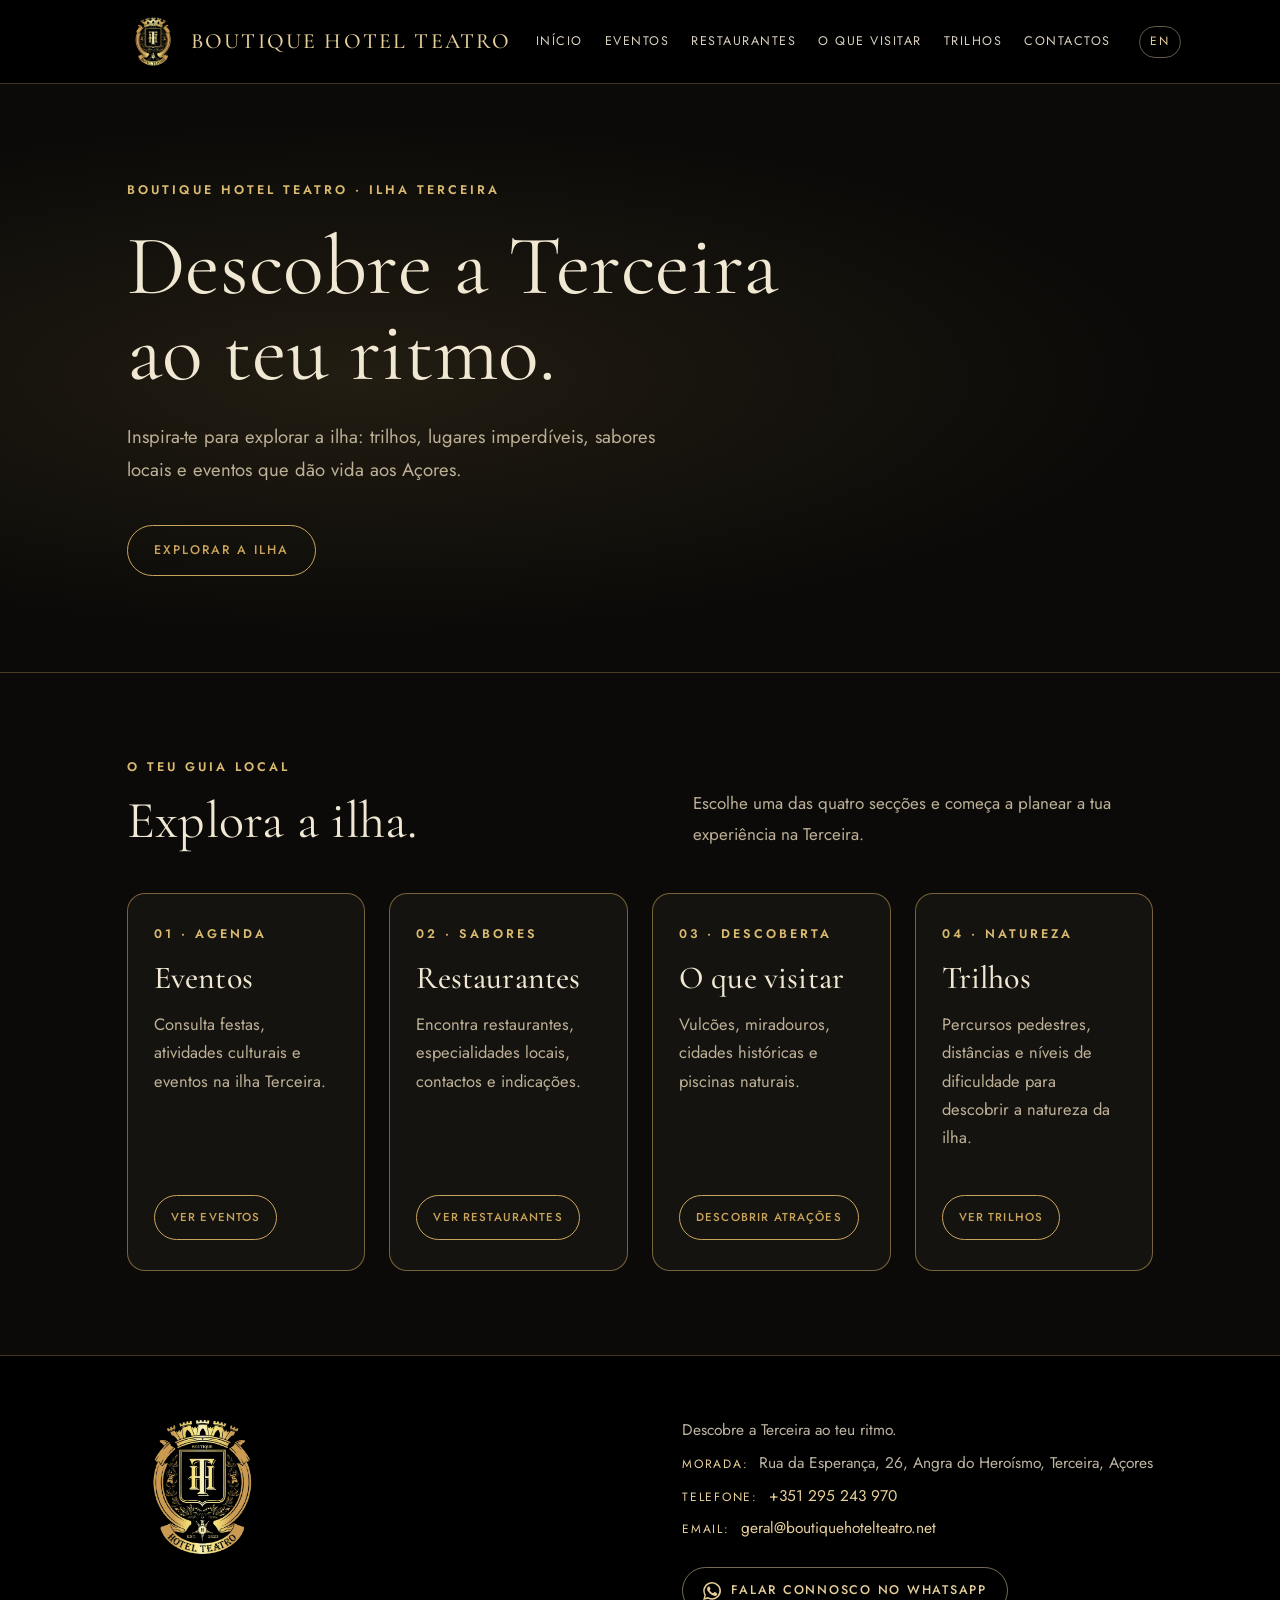
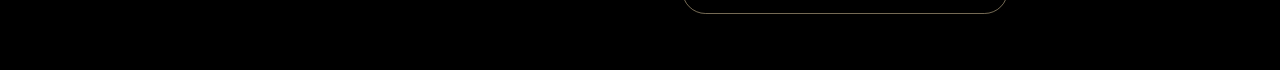
<file: index.html>
<!DOCTYPE html><html lang="pt-PT"><head><meta charset="UTF-8"><meta name="viewport" content="width=device-width, initial-scale=1"><meta name="theme-color" content="#000000"><meta name="description" content="Explore Angra do Heroísmo e a ilha Terceira com o Boutique Hotel Teatro."><meta property="og:title" content="Boutique Hotel Teatro · Explore Terceira"><meta property="og:description" content="Restaurantes, eventos, lugares para visitar e trilhos na ilha Terceira."><meta property="og:type" content="website"><meta property="og:image" content="images/logo.png"><title>Boutique Hotel Teatro · Explore Terceira</title><link rel="stylesheet" href="styles.css"></head><body class="home">
<header><a class="brand" href="index.html" aria-label="Boutique Hotel Teatro — início"><img src="images/logo.png" alt="Boutique Hotel Teatro"><span class="brand-name">Boutique Hotel Teatro</span></a><nav aria-label="Navegação principal"><a href="index.html">Início</a><a href="eventos.html">Eventos</a><a href="restaurantes.html">Restaurantes</a><a href="atracoes.html">O que visitar</a><a href="trilhos.html">Trilhos</a><a href="index.html#contactos">Contactos</a><a class="lang-switch" href="index-en.html" aria-label="English" lang="en">EN</a></nav></header>
<section class="hero" id="inicio"><div class="hero-inner"><span class="eyebrow">Boutique Hotel Teatro · Ilha Terceira</span><h1>Descobre a Terceira<br>ao teu ritmo.</h1><p>Inspira-te para explorar a ilha: trilhos, lugares imperdíveis, sabores locais e eventos que dão vida aos Açores.</p><a class="button" href="#explorar">EXPLORAR A ILHA</a></div></section>
<main id="explorar"><div class="intro"><div><span class="eyebrow">O teu guia local</span><h2>Explora a ilha.</h2></div><p>Escolhe uma das quatro secções e começa a planear a tua experiência na Terceira.</p></div>
<div class="grid home-links">
<article class="card"><div class="card-body"><span class="eyebrow">01 · Agenda</span><h3>Eventos</h3><p>Consulta festas, atividades culturais e eventos na ilha Terceira.</p><a class="button" href="eventos.html">VER EVENTOS</a></div></article>
<article class="card"><div class="card-body"><span class="eyebrow">02 · Sabores</span><h3>Restaurantes</h3><p>Encontra restaurantes, especialidades locais, contactos e indicações.</p><a class="button" href="restaurantes.html">VER RESTAURANTES</a></div></article>
<article class="card"><div class="card-body"><span class="eyebrow">03 · Descoberta</span><h3>O que visitar</h3><p>Vulcões, miradouros, cidades históricas e piscinas naturais.</p><a class="button" href="atracoes.html">DESCOBRIR ATRAÇÕES</a></div></article>
<article class="card"><div class="card-body"><span class="eyebrow">04 · Natureza</span><h3>Trilhos</h3><p>Percursos pedestres, distâncias e níveis de dificuldade para descobrir a natureza da ilha.</p><a class="button" href="trilhos.html">VER TRILHOS</a></div></article>
</div>
</main><footer id="contactos"><div class="footer-inner"><div class="footer-brand"><img src="images/logo.png" alt="Boutique Hotel Teatro"></div><div class="footer-details"><p>Descobre a Terceira ao teu ritmo.</p><p><span>Morada:</span> Rua da Esperança, 26, Angra do Heroísmo, Terceira, Açores</p><p><span>Telefone:</span> <a href="tel:+351295243970">+351 295 243 970</a></p><p><span>Email:</span> <a href="mailto:geral@boutiquehotelteatro.net">geral@boutiquehotelteatro.net</a></p><a class="whatsapp-button" href="https://wa.me/351926621513" target="_blank" rel="noopener" aria-label="Contactar o hotel por WhatsApp"><svg viewBox="0 0 24 24" aria-hidden="true"><path d="M20.5 3.5A11.8 11.8 0 0 0 12.1 0C5.6 0 .3 5.3.3 11.8c0 2.1.6 4.1 1.6 5.9L.2 24l6.5-1.7a12 12 0 0 0 5.4 1.3h.1c6.5 0 11.8-5.3 11.8-11.8 0-3.1-1.2-6.1-3.5-8.3ZM12.2 21.6a9.8 9.8 0 0 1-5-1.4l-.4-.2-3.9 1 1-3.8-.3-.4a9.7 9.7 0 1 1 8.6 4.8Zm5.4-7.3c-.3-.2-1.8-.9-2.1-1s-.5-.2-.7.2-.8 1-1 1.2-.4.2-.7.1a8 8 0 0 1-2.4-1.5 9 9 0 0 1-1.7-2.1c-.2-.3 0-.5.1-.6l.5-.6.3-.5c.1-.2 0-.4 0-.6l-1-2.3c-.2-.6-.5-.5-.7-.5h-.6c-.2 0-.6.1-.9.4s-1.2 1.2-1.2 2.8 1.2 3.2 1.4 3.4 2.4 3.7 5.9 5.1c.8.3 1.4.5 1.9.6.8.2 1.5.2 2.1.1.7-.1 1.8-.7 2.1-1.4.3-.7.3-1.3.2-1.4s-.3-.2-.6-.4Z"/></svg> Falar connosco no WhatsApp</a></div></div></footer><script src="mobile-menu.js"></script></body></html>
</file>
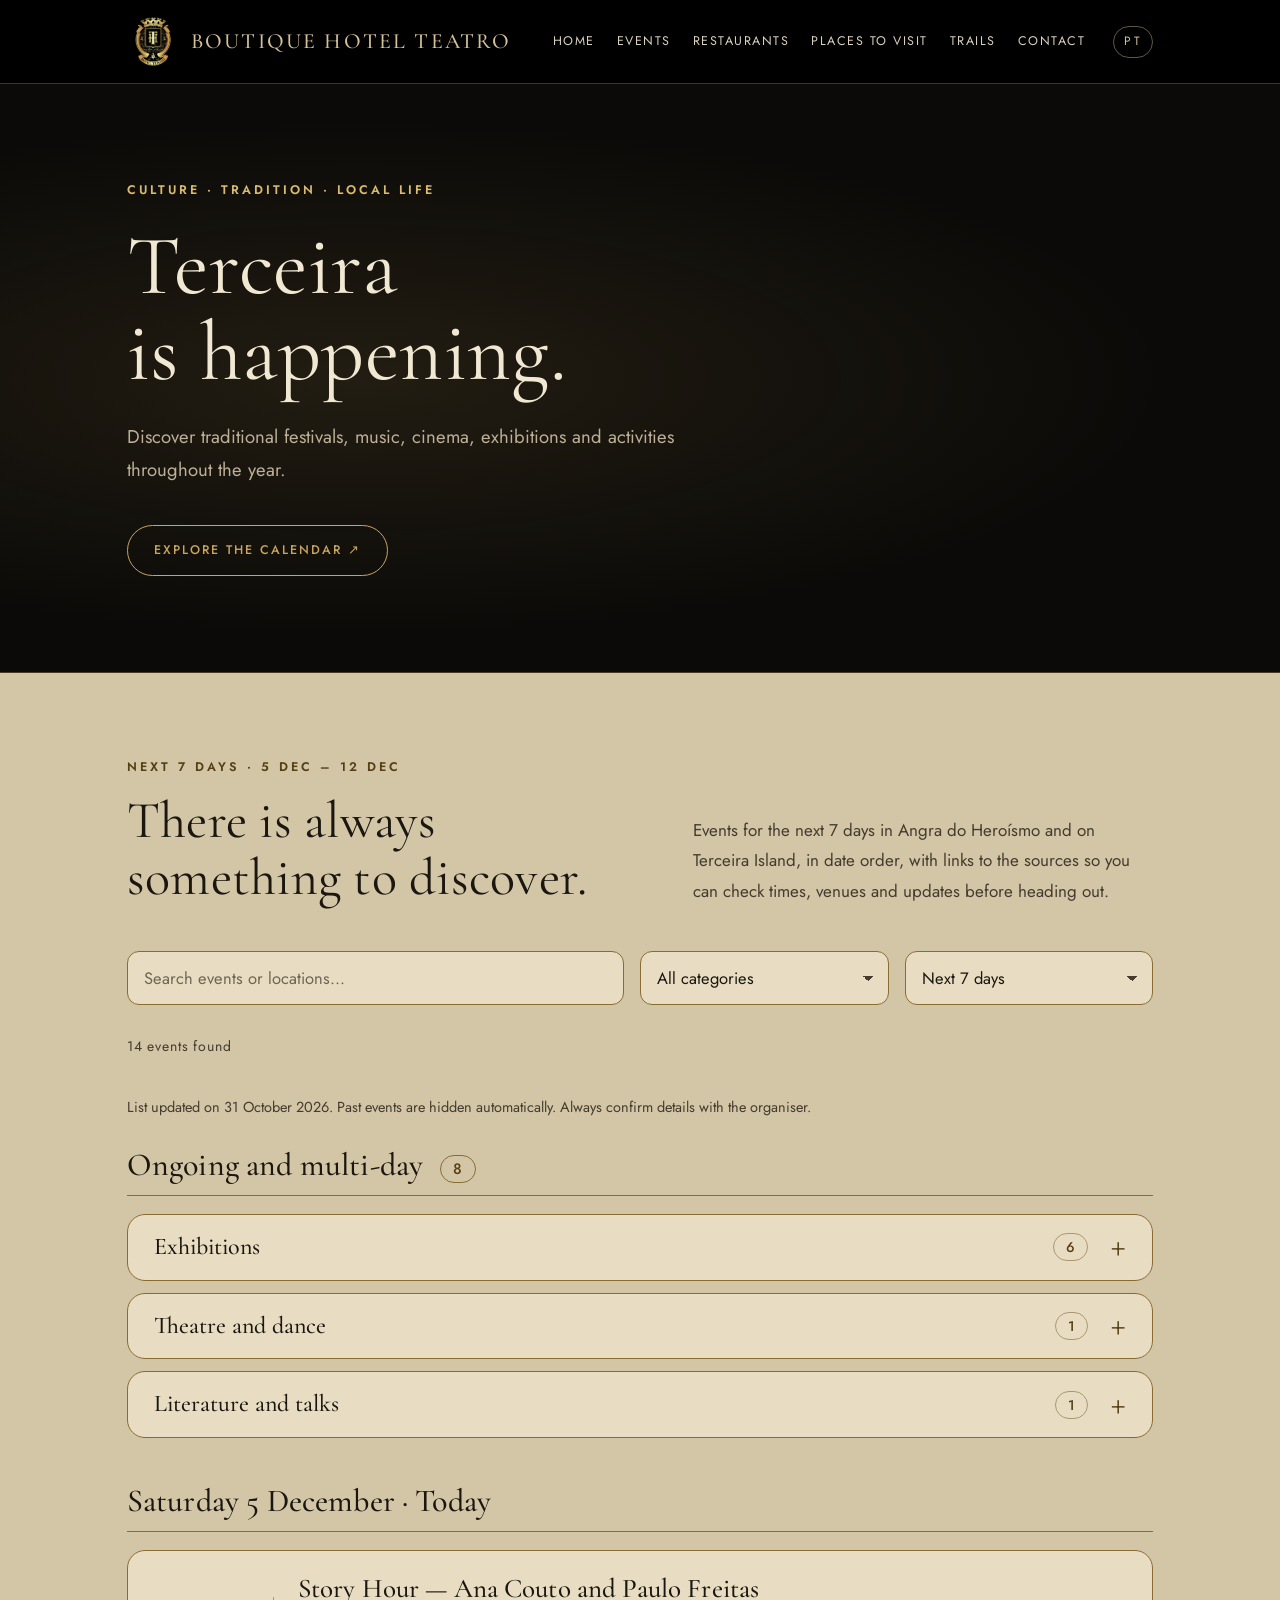
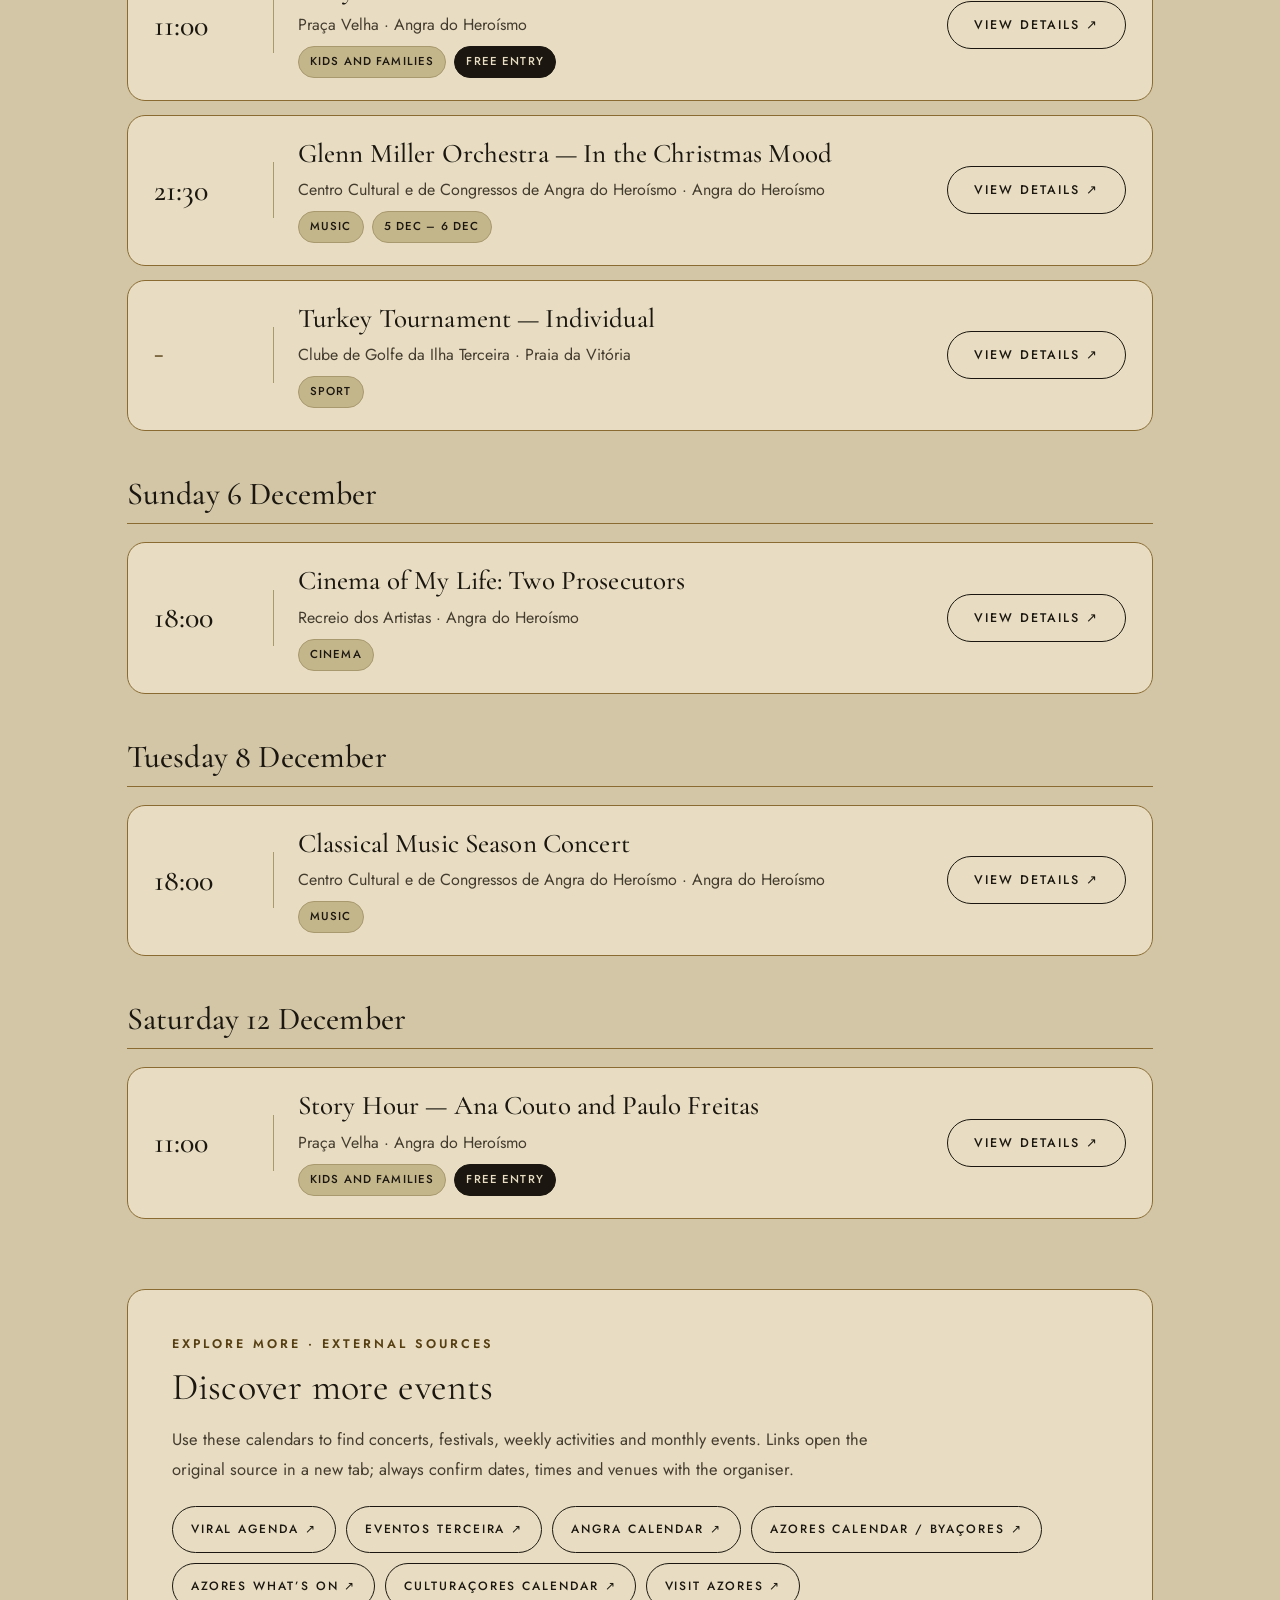
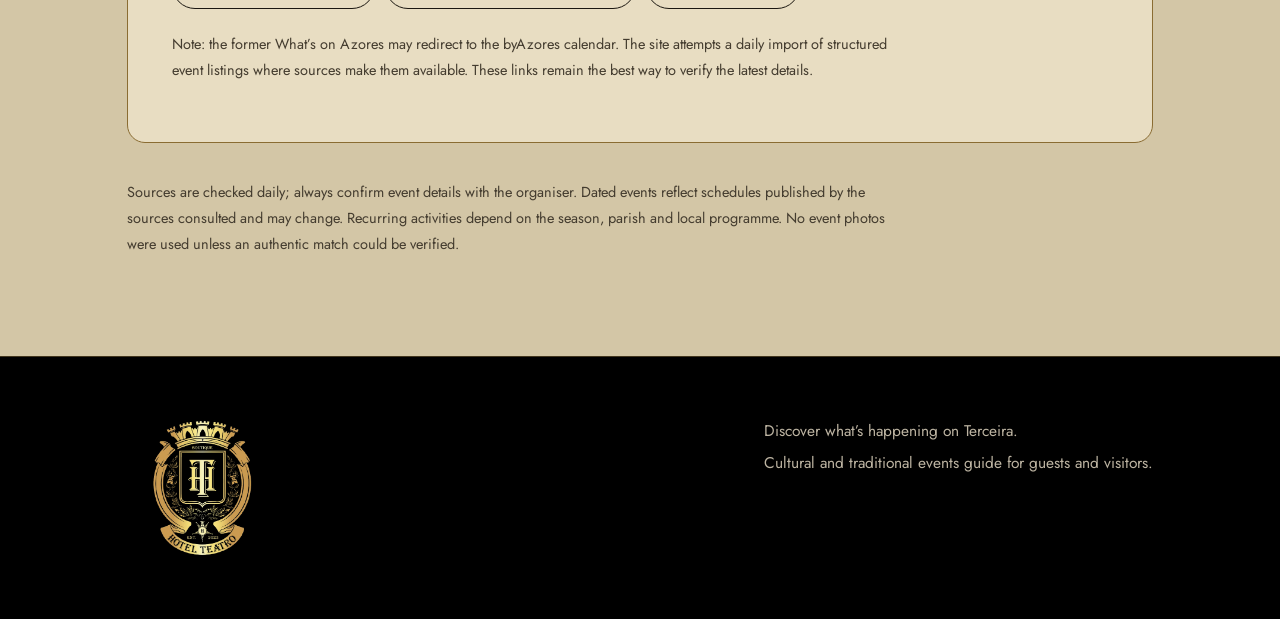
<file: eventos-en.html>
<!DOCTYPE html>
<html lang="en"><head><meta charset="UTF-8"><meta name="viewport" content="width=device-width, initial-scale=1"><meta name="theme-color" content="#1c1915"><meta name="description" content="What’s on: events, traditional festivals, music, culture and regular activities on Terceira Island."><title>Events on Terceira | Boutique Hotel Teatro</title><link rel="stylesheet" href="styles.css"></head><body>
<header><a class="brand" href="index-en.html" aria-label="Boutique Hotel Teatro — home"><img src="images/logo.png" alt="Boutique Hotel Teatro"><span class="brand-name">Boutique Hotel Teatro</span></a><nav aria-label="Main navigation"><a href="index-en.html">Home</a><a href="eventos-en.html">Events</a><a href="restaurantes-en.html">Restaurants</a><a href="atracoes-en.html">Places to visit</a><a href="trails.html">Trails</a><a href="index-en.html#contactos">Contact</a><a class="lang-switch" href="eventos.html" aria-label="Portuguese" lang="pt-PT">PT</a></nav></header>
<section class="hero event-hero" id="inicio"><div class="hero-inner"><span class="eyebrow">Culture · Tradition · Local life</span><h1>Terceira<br>is happening.</h1><p>Discover traditional festivals, music, cinema, exhibitions and activities throughout the year.</p><a class="button" href="#agenda">EXPLORE THE CALENDAR ↗</a></div></section>
<main id="agenda"><div class="intro"><div><span class="eyebrow">Island calendar</span><h2>There is always something to discover.</h2></div><p>Events for the next 7 days in Angra do Heroísmo and on Terceira Island, in date order, with links to the sources so you can check times, venues and updates before heading out.</p></div>
<div class="filters event-filters"><input id="search" type="search" placeholder="Search events or locations..." aria-label="Search events"><select id="category" aria-label="Filter by category"><option value="">All categories</option><option>Traditional festivals</option><option>Music</option><option>Cinema and culture</option><option>Markets and local life</option><option>Exhibitions</option></select><select id="period" aria-label="Filter by period"><option value="">All dates</option><option value="dated">Published date</option><option value="recurring">Recurring / seasonal</option></select></div>
<div class="results" id="results" aria-live="polite"></div><p class="note" id="feedStatus" aria-live="polite">Events are checked daily. The timestamp below indicates the last source check; listings may change.</p><div class="event-list" id="eventGrid"></div><p class="empty" id="empty" hidden>No events match these criteria.</p>
<div class="event-source-panel"><span class="eyebrow">Explore more · external sources</span><h2>Discover more events</h2><p>Use these calendars to find concerts, festivals, weekly activities and monthly events. Links open the original source in a new tab; always confirm dates, times and venues with the organiser.</p><div class="source-links"><a class="button" href="https://www.viralagenda.com/pt/acores/angra-do-heroismo" target="_blank" rel="noopener">VIRAL AGENDA ↗</a><a class="button" href="https://eventosterceira.pt/pt/" target="_blank" rel="noopener">EVENTOS TERCEIRA ↗</a><a class="button" href="https://angradoheroismo.pt/eventos/" target="_blank" rel="noopener">ANGRA CALENDAR ↗</a><a class="button" href="https://byacores.com/terceira/" target="_blank" rel="noopener">AZORES CALENDAR / BYAÇORES ↗</a><a class="button" href="https://whatson.azores.gov.pt/agenda/" target="_blank" rel="noopener">AZORES WHAT’S ON ↗</a><a class="button" href="https://culturacores.azores.gov.pt/agenda/" target="_blank" rel="noopener">CULTURAÇORES CALENDAR ↗</a><a class="button" href="https://turismo.azores.gov.pt/terceira/" target="_blank" rel="noopener">VISIT AZORES ↗</a></div><p class="source-note">Note: the former What’s on Azores may redirect to the byAzores calendar. The site attempts a daily import of structured event listings where sources make them available. These links remain the best way to verify the latest details.</p></div>
<p class="note">Sources are checked daily; always confirm event details with the organiser. Dated events reflect schedules published by the sources consulted and may change. Recurring activities depend on the season, parish and local programme. No event photos were used unless an authentic match could be verified.</p></main>
<footer id="contactos"><div class="footer-inner"><img src="images/logo.png" alt="Boutique Hotel Teatro"><div><p>Discover what’s happening on Terceira.</p><p>Cultural and traditional events guide for guests and visitors.</p></div></div></footer>
<div class="restaurant-modal" id="eventModal" role="dialog" aria-modal="true" aria-labelledby="modalTitle"><div class="modal-panel"><button class="modal-close" id="closeModal" aria-label="Close dialog">×</button><div class="modal-content"><span class="eyebrow" id="modalEyebrow">Event · Terceira</span><h2 id="modalTitle"></h2><p id="modalDescription"></p><div class="modal-meta" id="modalMeta"></div><div class="restaurant-actions"><a class="button" id="modalSource" href="#" target="_blank" rel="noopener">VIEW SOURCE ↗</a><a class="button" id="modalMap" href="#" target="_blank" rel="noopener">VIEW LOCATION ↗</a></div></div></div></div>
<script src="events-data.js"></script><script>
(function(){
const LANG=document.documentElement.lang==='en'?'en':'pt';
const LOC=LANG==='en'?'en-GB':'pt-PT';
const T=LANG==='en'?{
  allCat:'All categories',allDates:'Next 7 days',today:'Today',week:'Next 7 days',month:'Next 30 days',free:'Free entry',
  ongoing:'Ongoing',multi:'Ongoing and multi-day',until:'Until',freeTag:'Free entry',allDay:'All day',found:n=>n+(n===1?' event found':' events found'),
  date:'Date / period',time:'Time',venue:'Venue',area:'Location',entry:'Entry',entryFree:'Free',source:'Source',other:'Other',
  updated:'List updated on',tail:'Past events are hidden automatically. Always confirm details with the organiser.',event:'Event'
}:{
  allCat:'Todas as categorias',allDates:'Todas as datas',today:'Hoje',week:'Próximos 7 dias',month:'Próximos 30 dias',free:'Entrada livre',
  ongoing:'Em curso',until:'Até',freeTag:'Entrada livre',allDay:'Dia todo',found:n=>n+(n===1?' evento encontrado':' eventos encontrados'),
  date:'Data / período',time:'Hora',venue:'Local',area:'Localidade',entry:'Entrada',entryFree:'Livre',source:'Fonte',other:'Outros',
  updated:'Lista atualizada em',tail:'Os eventos passados são ocultados automaticamente. Confirma sempre os detalhes com a organização.',event:'Evento'
};
const $=s=>document.querySelector(s),listEl=$('#eventGrid'),modal=$('#eventModal');
const strip=v=>String(v||'').normalize('NFD').replace(/[\u0300-\u036f]/g,'').toLowerCase();
const esc=v=>String(v==null?'':v).replace(/[&<>"']/g,c=>({'&':'&amp;','<':'&lt;','>':'&gt;','"':'&quot;',"'":'&#39;'}[c]));
const cap=s=>s.charAt(0).toUpperCase()+s.slice(1);
const thisYear=new Date().getFullYear();
const dayStart=d=>{const x=new Date(d);x.setHours(0,0,0,0);return x};
const sameDay=(a,b)=>dayStart(a).getTime()===dayStart(b).getTime();
const dayKey=d=>d.getFullYear()+'-'+String(d.getMonth()+1).padStart(2,'0')+'-'+String(d.getDate()).padStart(2,'0');
const fmtLong=d=>cap(d.toLocaleDateString(LOC,{weekday:'long',day:'numeric',month:'long'}))+(d.getFullYear()!==thisYear?' '+d.getFullYear():'');
const fmtShort=d=>d.toLocaleDateString(LOC,{day:'numeric',month:'short'}).replace('.','')+(d.getFullYear()!==thisYear?' '+d.getFullYear():'');
const fmtFull=d=>d.toLocaleDateString(LOC,{day:'numeric',month:'long',year:'numeric'});

let events=[];
function fromCurated(e){
  const en=LANG==='en';
  return {id:e.id,key:e.category,cat:en?(e.categoryEn||e.category):e.category,name:en?(e.nameEn||e.name):e.name,
    desc:en?(e.descriptionEn||e.description):e.description,venue:e.venue,area:e.area,map:e.map||e.venue,free:!!e.free,
    start:new Date(e.startDate),end:new Date(e.endDate||e.startDate),
    time:e.timeText||(/T00:00:00$/.test(e.startDate)?'':String(e.startDate).slice(11,16)),source:e.source,sourceLabel:e.sourceLabel};
}
function fromFeed(e){
  // Automatic-check events are used only when they carry a real date AND time; otherwise they are ignored (no more "all-day" duplicates).
  const m=String(e.date||e.startDate||'').match(/^(\d{4}-\d{2}-\d{2})T(\d{2}):(\d{2})/);
  if(!m||(m[2]==='00'&&m[3]==='00'))return null;
  const d=m[1],hhmm=m[2]+':'+m[3];
  return {id:'f-'+e.id,key:'Outros',cat:T.other,name:e.name,desc:e.description||'',venue:e.venue||'',area:e.area||'',map:e.map||e.venue||e.name,
    free:false,start:new Date(d+'T'+hhmm+':00'),end:new Date(d+'T23:59:59'),time:hhmm,source:e.source,sourceLabel:e.sourceLabel||''};
}
const tokens=v=>new Set(strip(v).replace(/[^a-z0-9]+/g,' ').split(' ').filter(w=>w.length>2));
function similar(a,b){const A=tokens(a),B=tokens(b);if(!A.size||!B.size)return false;let n=0;for(const x of A)if(B.has(x))n++;return n/Math.min(A.size,B.size)>=0.6}
function addFeed(list){
  for(const raw of list){
    const f=fromFeed(raw);if(!f)continue;
    if(events.some(e=>sameDay(e.start,f.start)&&(similar(e.name,f.name)||similar(e.name+' '+e.desc,f.name))))continue;
    events.push(f);
  }
}

function rowHtml(e,ongoing){
  const multi=!sameDay(e.start,e.end);
  const left=ongoing?`<span class="ev-small">${esc(T.until)}</span><b>${esc(fmtShort(e.end))}</b>`:(e.time?`<b>${esc(e.time)}</b>`:`<span class="ev-small">–</span>`);
  const tags=[`<span class="tag">${esc(e.cat)}</span>`];
  if(multi&&!ongoing)tags.push(`<span class="tag">${esc(fmtShort(e.start))} – ${esc(fmtShort(e.end))}</span>`);
  if(e.free)tags.push(`<span class="tag tag-free">${esc(T.freeTag)}</span>`);
  const place=[e.venue,e.area&&e.area!==e.venue?e.area:''].filter(Boolean).join(' · ');
  return `<article class="card event-row"><div class="event-when">${left}</div><div class="event-main"><h3>${esc(e.name)}</h3><p>${esc(place)}</p><div class="tags">${tags.join('')}</div></div><button class="button event-info-button open-event" data-id="${esc(e.id)}">${LANG==='en'?'VIEW DETAILS':'VER INFORMAÇÕES'} ↗</button></article>`;
}

function multiWhen(e,t0){
  let w=e.start<t0?T.until.toLowerCase()+' '+fmtShort(e.end):fmtShort(e.start)+' – '+fmtShort(e.end);
  if(e.start>=t0&&e.time)w+=' · '+e.time;
  if(e.free)w+=' · '+T.freeTag;
  return w;
}
function multiRow(e,t0){
  const place=[e.venue,e.area&&e.area!==e.venue?e.area:''].filter(Boolean).join(' · ');
  return `<div class="multi-row"><div class="multi-main"><b>${esc(e.name)}</b><span>${esc(place)}</span></div><div class="multi-when">${esc(multiWhen(e,t0))}</div><button class="multi-info open-event" data-id="${esc(e.id)}">${LANG==='en'?'Details':'Info'}</button></div>`;
}

function render(){
  const q=strip($('#search').value.trim()),cat=$('#category').value,when=$('#period').value;
  const now=new Date(),t0=dayStart(now),DAY=86400000;
  let rs=null,re=null;
  if(when==='today'){rs=t0;re=new Date(t0.getTime()+DAY)}
  const winEnd=new Date(t0.getFullYear(),t0.getMonth(),t0.getDate()+7,23,59,59,999);
  const list=events.filter(e=>e.end>=now&&e.start<=winEnd).filter(e=>{
    if(cat&&e.key!==cat)return false;
    if(when==='free'&&!e.free)return false;
    if(rs&&!(e.start<re&&e.end>=rs))return false;
    if(q&&!strip([e.name,e.venue,e.area,e.desc,e.cat].join(' ')).includes(q))return false;
    return true;
  });
  // Long-running items (3+ days: exhibitions, festivals, film runs, courses) are grouped; one-day items stay individual.
  const isLong=e=>(dayStart(e.end)-dayStart(e.start))>=2*DAY;
  const longs=list.filter(isLong),shorts=list.filter(e=>!isLong(e));
  const dOf=e=>e.start<t0?t0:e.start;
  shorts.sort((a,b)=>(dayKey(dOf(a))+' '+(a.time||'99:99')).localeCompare(dayKey(dOf(b))+' '+(b.time||'99:99'))||a.name.localeCompare(b.name,LOC));
  let html='';
  if(longs.length){
    const groups=new Map();
    longs.sort((a,b)=>a.end-b.end||a.name.localeCompare(b.name,LOC)).forEach(e=>{
      if(!groups.has(e.key))groups.set(e.key,{label:e.cat,items:[]});
      groups.get(e.key).items.push(e);
    });
    const open=(q||cat||when)?' open':'';
    html+=`<h3 class="day-title">${esc(T.multi)} <span class="multi-count">${longs.length}</span></h3><div class="multi-block">`+
      [...groups.values()].sort((a,b)=>b.items.length-a.items.length).map(g=>`<details class="multi-group"${open}><summary><span>${esc(g.label)}</span><em>${g.items.length}</em></summary>${g.items.map(e=>multiRow(e,t0)).join('')}</details>`).join('')+`</div>`;
  }
  let last='';
  for(const e of shorts){
    const d=dOf(e),k=dayKey(d);
    if(k!==last){last=k;html+=`<h3 class="day-title">${esc(fmtLong(d))}${sameDay(d,now)?' · '+esc(T.today):''}</h3>`}
    html+=rowHtml(e,false);
  }
  listEl.innerHTML=html;
  $('#results').textContent=T.found(list.length);
  $('#empty').hidden=list.length!==0;
}

function openEvent(id){
  const e=events.find(x=>x.id===id);if(!e)return;
  const multi=!sameDay(e.start,e.end);
  const when=multi?fmtFull(e.start)+' – '+fmtFull(e.end):cap(e.start.toLocaleDateString(LOC,{weekday:'long',day:'numeric',month:'long',year:'numeric'}));
  $('#modalTitle').textContent=e.name;
  $('#modalEyebrow').textContent=e.cat+' · '+(e.area||'Terceira');
  $('#modalDescription').textContent=e.desc;
  let meta=`<div><strong>${esc(T.date)}</strong>${esc(when)}</div>`;
  if(e.time)meta+=`<div><strong>${esc(T.time)}</strong>${esc(e.time)}</div>`;
  meta+=`<div><strong>${esc(T.venue)}</strong>${esc(e.venue)}</div><div><strong>${esc(T.area)}</strong>${esc(e.area)}</div>`;
  if(e.free)meta+=`<div><strong>${esc(T.entry)}</strong>${esc(T.entryFree)}</div>`;
  meta+=`<div><strong>${esc(T.source)}</strong>${esc(e.sourceLabel)}</div>`;
  $('#modalMeta').innerHTML=meta;
  $('#modalSource').href=e.source;
  $('#modalMap').href='https://www.google.com/maps/search/?api=1&query='+encodeURIComponent(e.map);
  modal.classList.add('is-open');document.body.style.overflow='hidden';$('#closeModal').focus();
}
function closeModal(){modal.classList.remove('is-open');document.body.style.overflow=''}

function setup(){
  const cats=[...new Map(events.map(e=>[e.key,e.cat])).entries()].sort((a,b)=>a[1].localeCompare(b[1],LOC));
  $('#category').innerHTML=`<option value="">${esc(T.allCat)}</option>`+cats.map(([k,l])=>`<option value="${esc(k)}">${esc(l)}</option>`).join('');
  $('#period').innerHTML=`<option value="">${esc(T.allDates)}</option><option value="today">${esc(T.today)}</option><option value="free">${esc(T.free)}</option>`;
}

const _a=new Date(),_b=new Date(_a.getFullYear(),_a.getMonth(),_a.getDate()+7);
const rangeLabel=(LANG==='en'?'Next 7 days · ':'Próximos 7 dias · ')+_a.toLocaleDateString(LOC,{day:'numeric',month:'short'}).replace('.','')+' – '+_b.toLocaleDateString(LOC,{day:'numeric',month:'short'}).replace('.','');
const eb=document.querySelector('.intro .eyebrow');if(eb)eb.textContent=rangeLabel;
const data=window.CURATED_EVENTS||{events:[]};
events=data.events.map(fromCurated);
setup();render();
const gen=data.generatedAt?new Date(data.generatedAt):null;
$('#feedStatus').textContent=(gen?T.updated+' '+fmtFull(gen)+'. ':'')+T.tail;

listEl.addEventListener('click',ev=>{const b=ev.target.closest('.open-event');if(b)openEvent(b.dataset.id)});
$('#closeModal').addEventListener('click',closeModal);
modal.addEventListener('click',e=>{if(e.target===modal)closeModal()});
document.addEventListener('keydown',e=>{if(e.key==='Escape')closeModal()});
['search'].forEach(id=>$('#'+id).addEventListener('input',render));
['category','period'].forEach(id=>$('#'+id).addEventListener('change',render));

// Optional extra events found by the daily automatic check (added only if not already listed).
fetch('data/events-feed.json?ts='+Date.now(),{cache:'no-store'}).then(r=>r.ok?r.json():null).then(feed=>{
  if(!feed||!Array.isArray(feed.events)||!feed.events.length)return;
  addFeed(feed.events);setup();render();
}).catch(()=>{});
})();
</script><script src="mobile-menu.js"></script></body></html>
</file>
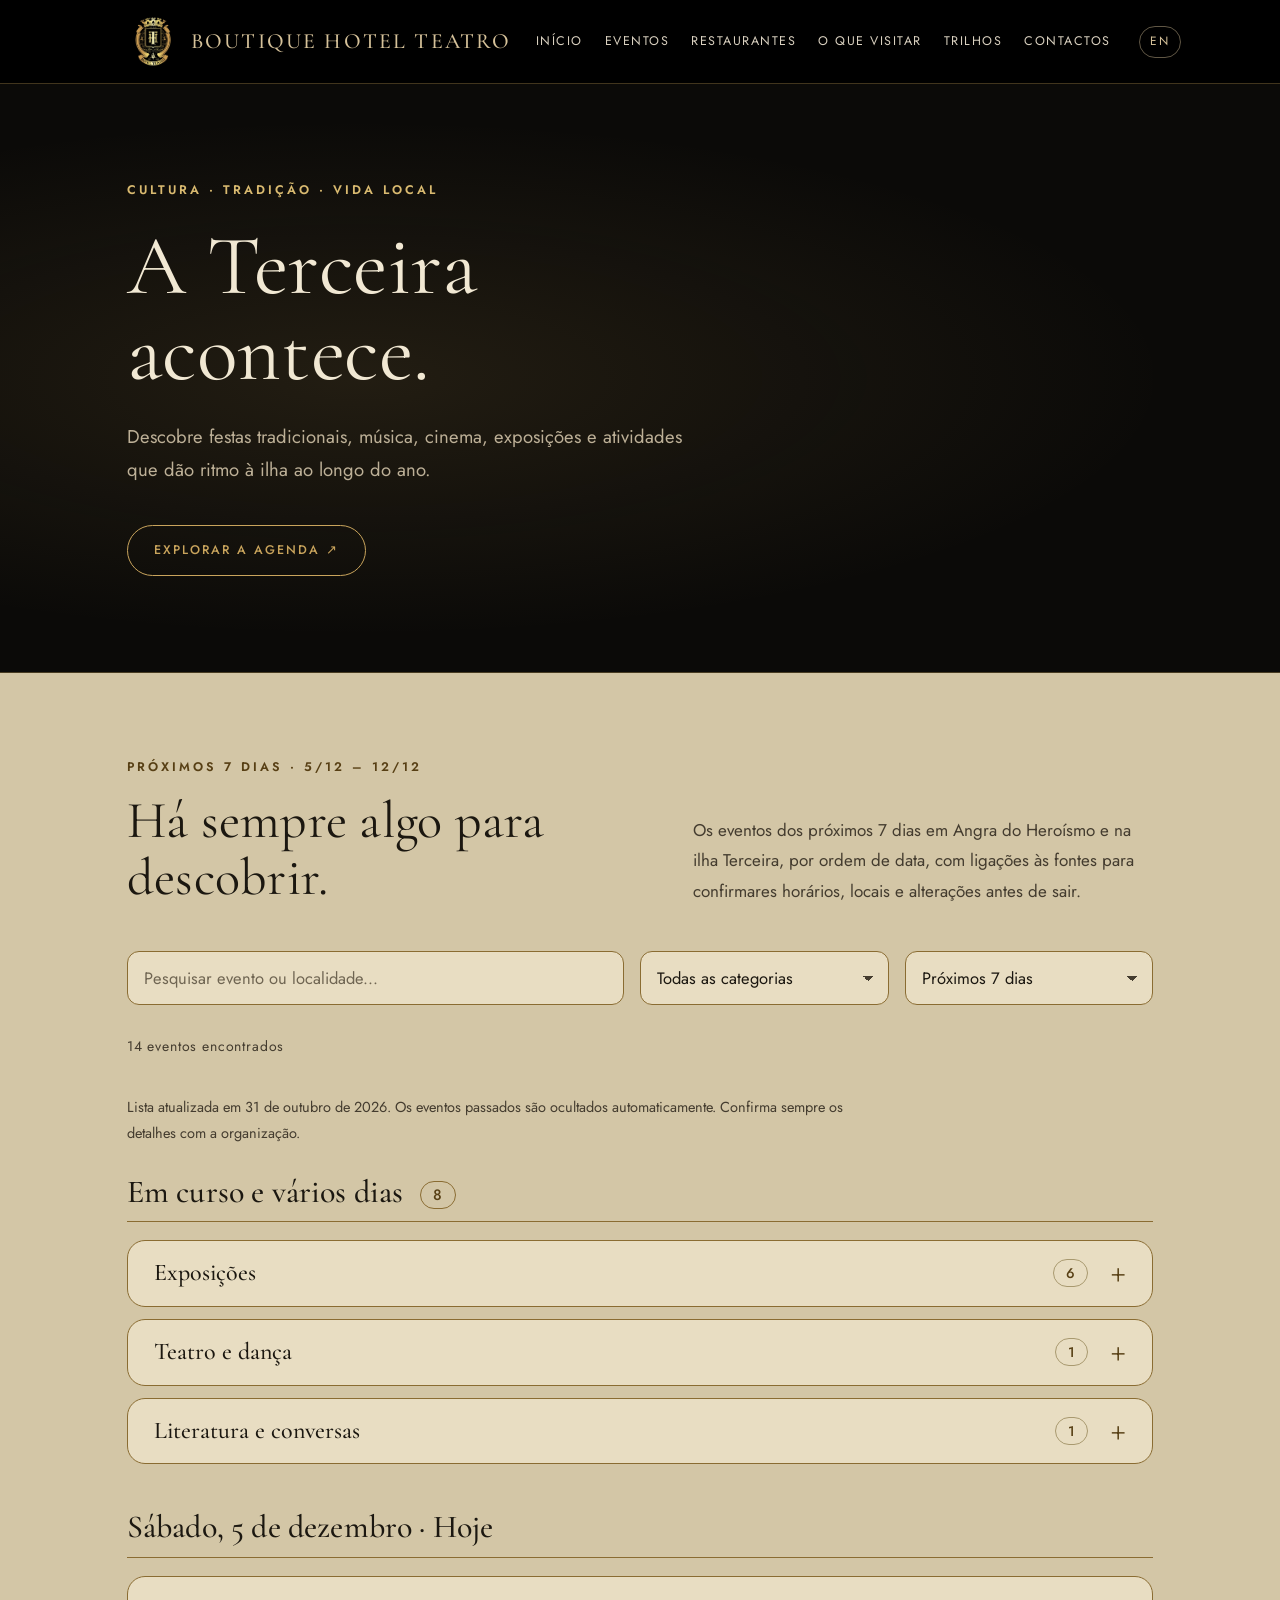
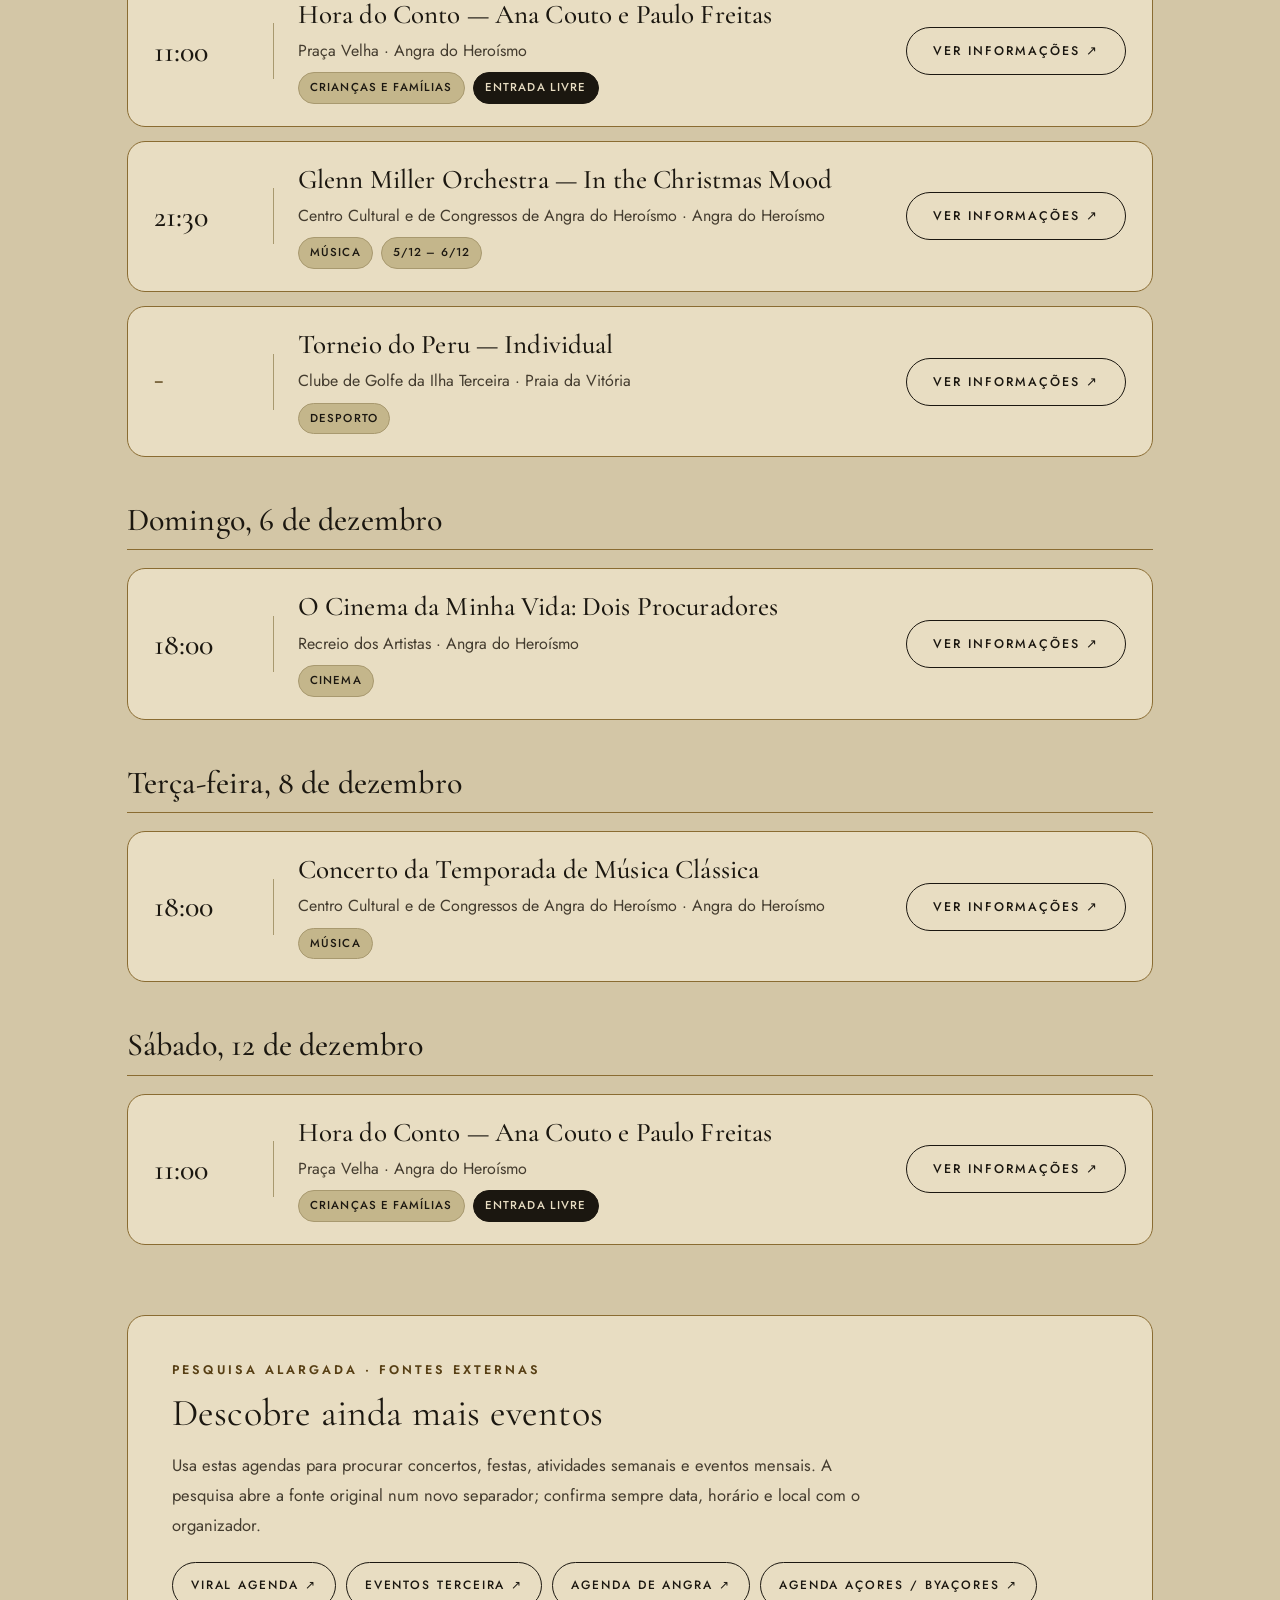
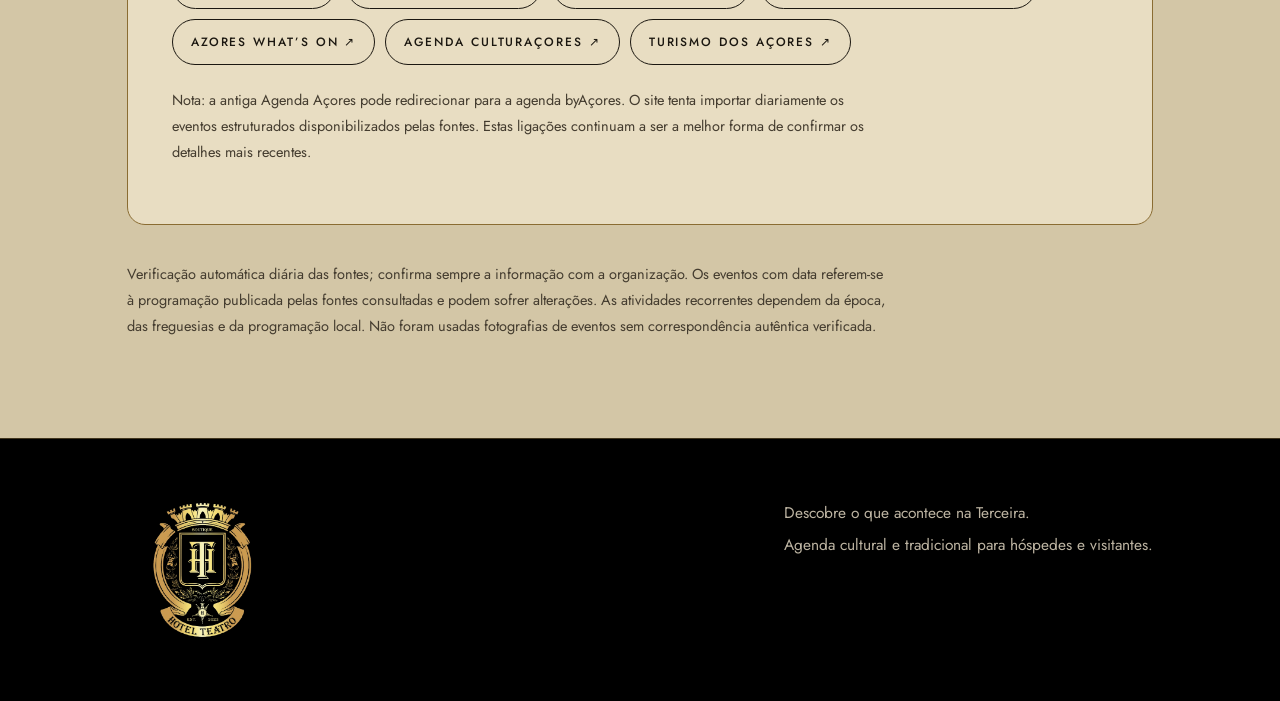
<file: eventos.html>
<!DOCTYPE html>
<html lang="pt-PT"><head><meta charset="UTF-8"><meta name="viewport" content="width=device-width, initial-scale=1"><meta name="theme-color" content="#1c1915"><meta name="description" content="Agenda de eventos, festas tradicionais, música, cultura e atividades regulares na ilha Terceira."><title>Eventos na Terceira | Boutique Hotel Teatro</title><link rel="stylesheet" href="styles.css"></head><body>
<header><a class="brand" href="index.html" aria-label="Boutique Hotel Teatro — início"><img src="images/logo.png" alt="Boutique Hotel Teatro"><span class="brand-name">Boutique Hotel Teatro</span></a><nav aria-label="Navegação principal"><a href="index.html">Início</a><a href="eventos.html">Eventos</a><a href="restaurantes.html">Restaurantes</a><a href="atracoes.html">O que visitar</a><a href="trilhos.html">Trilhos</a><a href="index.html#contactos">Contactos</a><a class="lang-switch" href="eventos-en.html" aria-label="English" lang="en">EN</a></nav></header>
<section class="hero event-hero" id="inicio"><div class="hero-inner"><span class="eyebrow">Cultura · Tradição · Vida local</span><h1>A Terceira<br>acontece.</h1><p>Descobre festas tradicionais, música, cinema, exposições e atividades que dão ritmo à ilha ao longo do ano.</p><a class="button" href="#agenda">EXPLORAR A AGENDA ↗</a></div></section>
<main id="agenda"><div class="intro"><div><span class="eyebrow">Agenda da ilha</span><h2>Há sempre algo para descobrir.</h2></div><p>Os eventos dos próximos 7 dias em Angra do Heroísmo e na ilha Terceira, por ordem de data, com ligações às fontes para confirmares horários, locais e alterações antes de sair.</p></div>
<div class="filters event-filters"><input id="search" type="search" placeholder="Pesquisar evento ou localidade..." aria-label="Pesquisar eventos"><select id="category" aria-label="Filtrar por categoria"><option value="">Todas as categorias</option><option>Festas tradicionais</option><option>Música</option><option>Cinema e cultura</option><option>Mercados e vida local</option><option>Exposições</option></select><select id="period" aria-label="Filtrar por período"><option value="">Todas as datas</option><option value="dated">Com data publicada</option><option value="recurring">Recorrente / sazonal</option></select></div>
<div class="results" id="results" aria-live="polite"></div><p class="note" id="feedStatus" aria-live="polite">As fontes são verificadas diariamente. A data abaixo indica a última verificação; a programação pode mudar.</p><div class="event-list" id="eventGrid"></div><p class="empty" id="empty" hidden>Não foram encontrados eventos com estes critérios.</p>
<div class="event-source-panel"><span class="eyebrow">Pesquisa alargada · fontes externas</span><h2>Descobre ainda mais eventos</h2><p>Usa estas agendas para procurar concertos, festas, atividades semanais e eventos mensais. A pesquisa abre a fonte original num novo separador; confirma sempre data, horário e local com o organizador.</p><div class="source-links"><a class="button" href="https://www.viralagenda.com/pt/acores/angra-do-heroismo" target="_blank" rel="noopener">VIRAL AGENDA ↗</a><a class="button" href="https://eventosterceira.pt/pt/" target="_blank" rel="noopener">EVENTOS TERCEIRA ↗</a><a class="button" href="https://angradoheroismo.pt/eventos/" target="_blank" rel="noopener">AGENDA DE ANGRA ↗</a><a class="button" href="https://byacores.com/terceira/" target="_blank" rel="noopener">AGENDA AÇORES / BYAÇORES ↗</a><a class="button" href="https://whatson.azores.gov.pt/agenda/" target="_blank" rel="noopener">AZORES WHAT’S ON ↗</a><a class="button" href="https://culturacores.azores.gov.pt/agenda/" target="_blank" rel="noopener">AGENDA CULTURAÇORES ↗</a><a class="button" href="https://turismo.azores.gov.pt/terceira/" target="_blank" rel="noopener">TURISMO DOS AÇORES ↗</a></div><p class="source-note">Nota: a antiga Agenda Açores pode redirecionar para a agenda byAçores. O site tenta importar diariamente os eventos estruturados disponibilizados pelas fontes. Estas ligações continuam a ser a melhor forma de confirmar os detalhes mais recentes.</p></div>
<p class="note">Verificação automática diária das fontes; confirma sempre a informação com a organização. Os eventos com data referem-se à programação publicada pelas fontes consultadas e podem sofrer alterações. As atividades recorrentes dependem da época, das freguesias e da programação local. Não foram usadas fotografias de eventos sem correspondência autêntica verificada.</p></main>
<footer id="contactos"><div class="footer-inner"><img src="images/logo.png" alt="Boutique Hotel Teatro"><div><p>Descobre o que acontece na Terceira.</p><p>Agenda cultural e tradicional para hóspedes e visitantes.</p></div></div></footer>
<div class="restaurant-modal" id="eventModal" role="dialog" aria-modal="true" aria-labelledby="modalTitle"><div class="modal-panel"><button class="modal-close" id="closeModal" aria-label="Fechar janela">×</button><div class="modal-content"><span class="eyebrow" id="modalEyebrow">Evento · Terceira</span><h2 id="modalTitle"></h2><p id="modalDescription"></p><div class="modal-meta" id="modalMeta"></div><div class="restaurant-actions"><a class="button" id="modalSource" href="#" target="_blank" rel="noopener">CONSULTAR FONTE ↗</a><a class="button" id="modalMap" href="#" target="_blank" rel="noopener">VER LOCALIZAÇÃO ↗</a></div></div></div></div>
<script src="events-data.js"></script><script>
(function(){
const LANG=document.documentElement.lang==='en'?'en':'pt';
const LOC=LANG==='en'?'en-GB':'pt-PT';
const T=LANG==='en'?{
  allCat:'All categories',allDates:'All dates',today:'Today',week:'Next 7 days',month:'Next 30 days',free:'Free entry',
  ongoing:'Ongoing',until:'Until',freeTag:'Free entry',allDay:'All day',found:n=>n+(n===1?' event found':' events found'),
  date:'Date / period',time:'Time',venue:'Venue',area:'Location',entry:'Entry',entryFree:'Free',source:'Source',other:'Other',
  updated:'List updated on',tail:'Past events are hidden automatically. Always confirm details with the organiser.',event:'Event'
}:{
  allCat:'Todas as categorias',allDates:'Próximos 7 dias',today:'Hoje',week:'Próximos 7 dias',month:'Próximos 30 dias',free:'Entrada livre',
  ongoing:'Em curso',multi:'Em curso e vários dias',until:'Até',freeTag:'Entrada livre',allDay:'Dia todo',found:n=>n+(n===1?' evento encontrado':' eventos encontrados'),
  date:'Data / período',time:'Hora',venue:'Local',area:'Localidade',entry:'Entrada',entryFree:'Livre',source:'Fonte',other:'Outros',
  updated:'Lista atualizada em',tail:'Os eventos passados são ocultados automaticamente. Confirma sempre os detalhes com a organização.',event:'Evento'
};
const $=s=>document.querySelector(s),listEl=$('#eventGrid'),modal=$('#eventModal');
const strip=v=>String(v||'').normalize('NFD').replace(/[\u0300-\u036f]/g,'').toLowerCase();
const esc=v=>String(v==null?'':v).replace(/[&<>"']/g,c=>({'&':'&amp;','<':'&lt;','>':'&gt;','"':'&quot;',"'":'&#39;'}[c]));
const cap=s=>s.charAt(0).toUpperCase()+s.slice(1);
const thisYear=new Date().getFullYear();
const dayStart=d=>{const x=new Date(d);x.setHours(0,0,0,0);return x};
const sameDay=(a,b)=>dayStart(a).getTime()===dayStart(b).getTime();
const dayKey=d=>d.getFullYear()+'-'+String(d.getMonth()+1).padStart(2,'0')+'-'+String(d.getDate()).padStart(2,'0');
const fmtLong=d=>cap(d.toLocaleDateString(LOC,{weekday:'long',day:'numeric',month:'long'}))+(d.getFullYear()!==thisYear?' '+d.getFullYear():'');
const fmtShort=d=>d.toLocaleDateString(LOC,{day:'numeric',month:'short'}).replace('.','')+(d.getFullYear()!==thisYear?' '+d.getFullYear():'');
const fmtFull=d=>d.toLocaleDateString(LOC,{day:'numeric',month:'long',year:'numeric'});

let events=[];
function fromCurated(e){
  const en=LANG==='en';
  return {id:e.id,key:e.category,cat:en?(e.categoryEn||e.category):e.category,name:en?(e.nameEn||e.name):e.name,
    desc:en?(e.descriptionEn||e.description):e.description,venue:e.venue,area:e.area,map:e.map||e.venue,free:!!e.free,
    start:new Date(e.startDate),end:new Date(e.endDate||e.startDate),
    time:e.timeText||(/T00:00:00$/.test(e.startDate)?'':String(e.startDate).slice(11,16)),source:e.source,sourceLabel:e.sourceLabel};
}
function fromFeed(e){
  // Automatic-check events are used only when they carry a real date AND time; otherwise they are ignored (no more "all-day" duplicates).
  const m=String(e.date||e.startDate||'').match(/^(\d{4}-\d{2}-\d{2})T(\d{2}):(\d{2})/);
  if(!m||(m[2]==='00'&&m[3]==='00'))return null;
  const d=m[1],hhmm=m[2]+':'+m[3];
  return {id:'f-'+e.id,key:'Outros',cat:T.other,name:e.name,desc:e.description||'',venue:e.venue||'',area:e.area||'',map:e.map||e.venue||e.name,
    free:false,start:new Date(d+'T'+hhmm+':00'),end:new Date(d+'T23:59:59'),time:hhmm,source:e.source,sourceLabel:e.sourceLabel||''};
}
const tokens=v=>new Set(strip(v).replace(/[^a-z0-9]+/g,' ').split(' ').filter(w=>w.length>2));
function similar(a,b){const A=tokens(a),B=tokens(b);if(!A.size||!B.size)return false;let n=0;for(const x of A)if(B.has(x))n++;return n/Math.min(A.size,B.size)>=0.6}
function addFeed(list){
  for(const raw of list){
    const f=fromFeed(raw);if(!f)continue;
    if(events.some(e=>sameDay(e.start,f.start)&&(similar(e.name,f.name)||similar(e.name+' '+e.desc,f.name))))continue;
    events.push(f);
  }
}

function rowHtml(e,ongoing){
  const multi=!sameDay(e.start,e.end);
  const left=ongoing?`<span class="ev-small">${esc(T.until)}</span><b>${esc(fmtShort(e.end))}</b>`:(e.time?`<b>${esc(e.time)}</b>`:`<span class="ev-small">–</span>`);
  const tags=[`<span class="tag">${esc(e.cat)}</span>`];
  if(multi&&!ongoing)tags.push(`<span class="tag">${esc(fmtShort(e.start))} – ${esc(fmtShort(e.end))}</span>`);
  if(e.free)tags.push(`<span class="tag tag-free">${esc(T.freeTag)}</span>`);
  const place=[e.venue,e.area&&e.area!==e.venue?e.area:''].filter(Boolean).join(' · ');
  return `<article class="card event-row"><div class="event-when">${left}</div><div class="event-main"><h3>${esc(e.name)}</h3><p>${esc(place)}</p><div class="tags">${tags.join('')}</div></div><button class="button event-info-button open-event" data-id="${esc(e.id)}">${LANG==='en'?'VIEW DETAILS':'VER INFORMAÇÕES'} ↗</button></article>`;
}

function multiWhen(e,t0){
  let w=e.start<t0?T.until.toLowerCase()+' '+fmtShort(e.end):fmtShort(e.start)+' – '+fmtShort(e.end);
  if(e.start>=t0&&e.time)w+=' · '+e.time;
  if(e.free)w+=' · '+T.freeTag;
  return w;
}
function multiRow(e,t0){
  const place=[e.venue,e.area&&e.area!==e.venue?e.area:''].filter(Boolean).join(' · ');
  return `<div class="multi-row"><div class="multi-main"><b>${esc(e.name)}</b><span>${esc(place)}</span></div><div class="multi-when">${esc(multiWhen(e,t0))}</div><button class="multi-info open-event" data-id="${esc(e.id)}">${LANG==='en'?'Details':'Info'}</button></div>`;
}

function render(){
  const q=strip($('#search').value.trim()),cat=$('#category').value,when=$('#period').value;
  const now=new Date(),t0=dayStart(now),DAY=86400000;
  let rs=null,re=null;
  if(when==='today'){rs=t0;re=new Date(t0.getTime()+DAY)}
  const winEnd=new Date(t0.getFullYear(),t0.getMonth(),t0.getDate()+7,23,59,59,999);
  const list=events.filter(e=>e.end>=now&&e.start<=winEnd).filter(e=>{
    if(cat&&e.key!==cat)return false;
    if(when==='free'&&!e.free)return false;
    if(rs&&!(e.start<re&&e.end>=rs))return false;
    if(q&&!strip([e.name,e.venue,e.area,e.desc,e.cat].join(' ')).includes(q))return false;
    return true;
  });
  // Long-running items (3+ days: exhibitions, festivals, film runs, courses) are grouped; one-day items stay individual.
  const isLong=e=>(dayStart(e.end)-dayStart(e.start))>=2*DAY;
  const longs=list.filter(isLong),shorts=list.filter(e=>!isLong(e));
  const dOf=e=>e.start<t0?t0:e.start;
  shorts.sort((a,b)=>(dayKey(dOf(a))+' '+(a.time||'99:99')).localeCompare(dayKey(dOf(b))+' '+(b.time||'99:99'))||a.name.localeCompare(b.name,LOC));
  let html='';
  if(longs.length){
    const groups=new Map();
    longs.sort((a,b)=>a.end-b.end||a.name.localeCompare(b.name,LOC)).forEach(e=>{
      if(!groups.has(e.key))groups.set(e.key,{label:e.cat,items:[]});
      groups.get(e.key).items.push(e);
    });
    const open=(q||cat||when)?' open':'';
    html+=`<h3 class="day-title">${esc(T.multi)} <span class="multi-count">${longs.length}</span></h3><div class="multi-block">`+
      [...groups.values()].sort((a,b)=>b.items.length-a.items.length).map(g=>`<details class="multi-group"${open}><summary><span>${esc(g.label)}</span><em>${g.items.length}</em></summary>${g.items.map(e=>multiRow(e,t0)).join('')}</details>`).join('')+`</div>`;
  }
  let last='';
  for(const e of shorts){
    const d=dOf(e),k=dayKey(d);
    if(k!==last){last=k;html+=`<h3 class="day-title">${esc(fmtLong(d))}${sameDay(d,now)?' · '+esc(T.today):''}</h3>`}
    html+=rowHtml(e,false);
  }
  listEl.innerHTML=html;
  $('#results').textContent=T.found(list.length);
  $('#empty').hidden=list.length!==0;
}

function openEvent(id){
  const e=events.find(x=>x.id===id);if(!e)return;
  const multi=!sameDay(e.start,e.end);
  const when=multi?fmtFull(e.start)+' – '+fmtFull(e.end):cap(e.start.toLocaleDateString(LOC,{weekday:'long',day:'numeric',month:'long',year:'numeric'}));
  $('#modalTitle').textContent=e.name;
  $('#modalEyebrow').textContent=e.cat+' · '+(e.area||'Terceira');
  $('#modalDescription').textContent=e.desc;
  let meta=`<div><strong>${esc(T.date)}</strong>${esc(when)}</div>`;
  if(e.time)meta+=`<div><strong>${esc(T.time)}</strong>${esc(e.time)}</div>`;
  meta+=`<div><strong>${esc(T.venue)}</strong>${esc(e.venue)}</div><div><strong>${esc(T.area)}</strong>${esc(e.area)}</div>`;
  if(e.free)meta+=`<div><strong>${esc(T.entry)}</strong>${esc(T.entryFree)}</div>`;
  meta+=`<div><strong>${esc(T.source)}</strong>${esc(e.sourceLabel)}</div>`;
  $('#modalMeta').innerHTML=meta;
  $('#modalSource').href=e.source;
  $('#modalMap').href='https://www.google.com/maps/search/?api=1&query='+encodeURIComponent(e.map);
  modal.classList.add('is-open');document.body.style.overflow='hidden';$('#closeModal').focus();
}
function closeModal(){modal.classList.remove('is-open');document.body.style.overflow=''}

function setup(){
  const cats=[...new Map(events.map(e=>[e.key,e.cat])).entries()].sort((a,b)=>a[1].localeCompare(b[1],LOC));
  $('#category').innerHTML=`<option value="">${esc(T.allCat)}</option>`+cats.map(([k,l])=>`<option value="${esc(k)}">${esc(l)}</option>`).join('');
  $('#period').innerHTML=`<option value="">${esc(T.allDates)}</option><option value="today">${esc(T.today)}</option><option value="free">${esc(T.free)}</option>`;
}

const _a=new Date(),_b=new Date(_a.getFullYear(),_a.getMonth(),_a.getDate()+7);
const rangeLabel=(LANG==='en'?'Next 7 days · ':'Próximos 7 dias · ')+_a.toLocaleDateString(LOC,{day:'numeric',month:'short'}).replace('.','')+' – '+_b.toLocaleDateString(LOC,{day:'numeric',month:'short'}).replace('.','');
const eb=document.querySelector('.intro .eyebrow');if(eb)eb.textContent=rangeLabel;
const data=window.CURATED_EVENTS||{events:[]};
events=data.events.map(fromCurated);
setup();render();
const gen=data.generatedAt?new Date(data.generatedAt):null;
$('#feedStatus').textContent=(gen?T.updated+' '+fmtFull(gen)+'. ':'')+T.tail;

listEl.addEventListener('click',ev=>{const b=ev.target.closest('.open-event');if(b)openEvent(b.dataset.id)});
$('#closeModal').addEventListener('click',closeModal);
modal.addEventListener('click',e=>{if(e.target===modal)closeModal()});
document.addEventListener('keydown',e=>{if(e.key==='Escape')closeModal()});
['search'].forEach(id=>$('#'+id).addEventListener('input',render));
['category','period'].forEach(id=>$('#'+id).addEventListener('change',render));

// Optional extra events found by the daily automatic check (added only if not already listed).
fetch('data/events-feed.json?ts='+Date.now(),{cache:'no-store'}).then(r=>r.ok?r.json():null).then(feed=>{
  if(!feed||!Array.isArray(feed.events)||!feed.events.length)return;
  addFeed(feed.events);setup();render();
}).catch(()=>{});
})();
</script><script src="mobile-menu.js"></script></body></html>
</file>
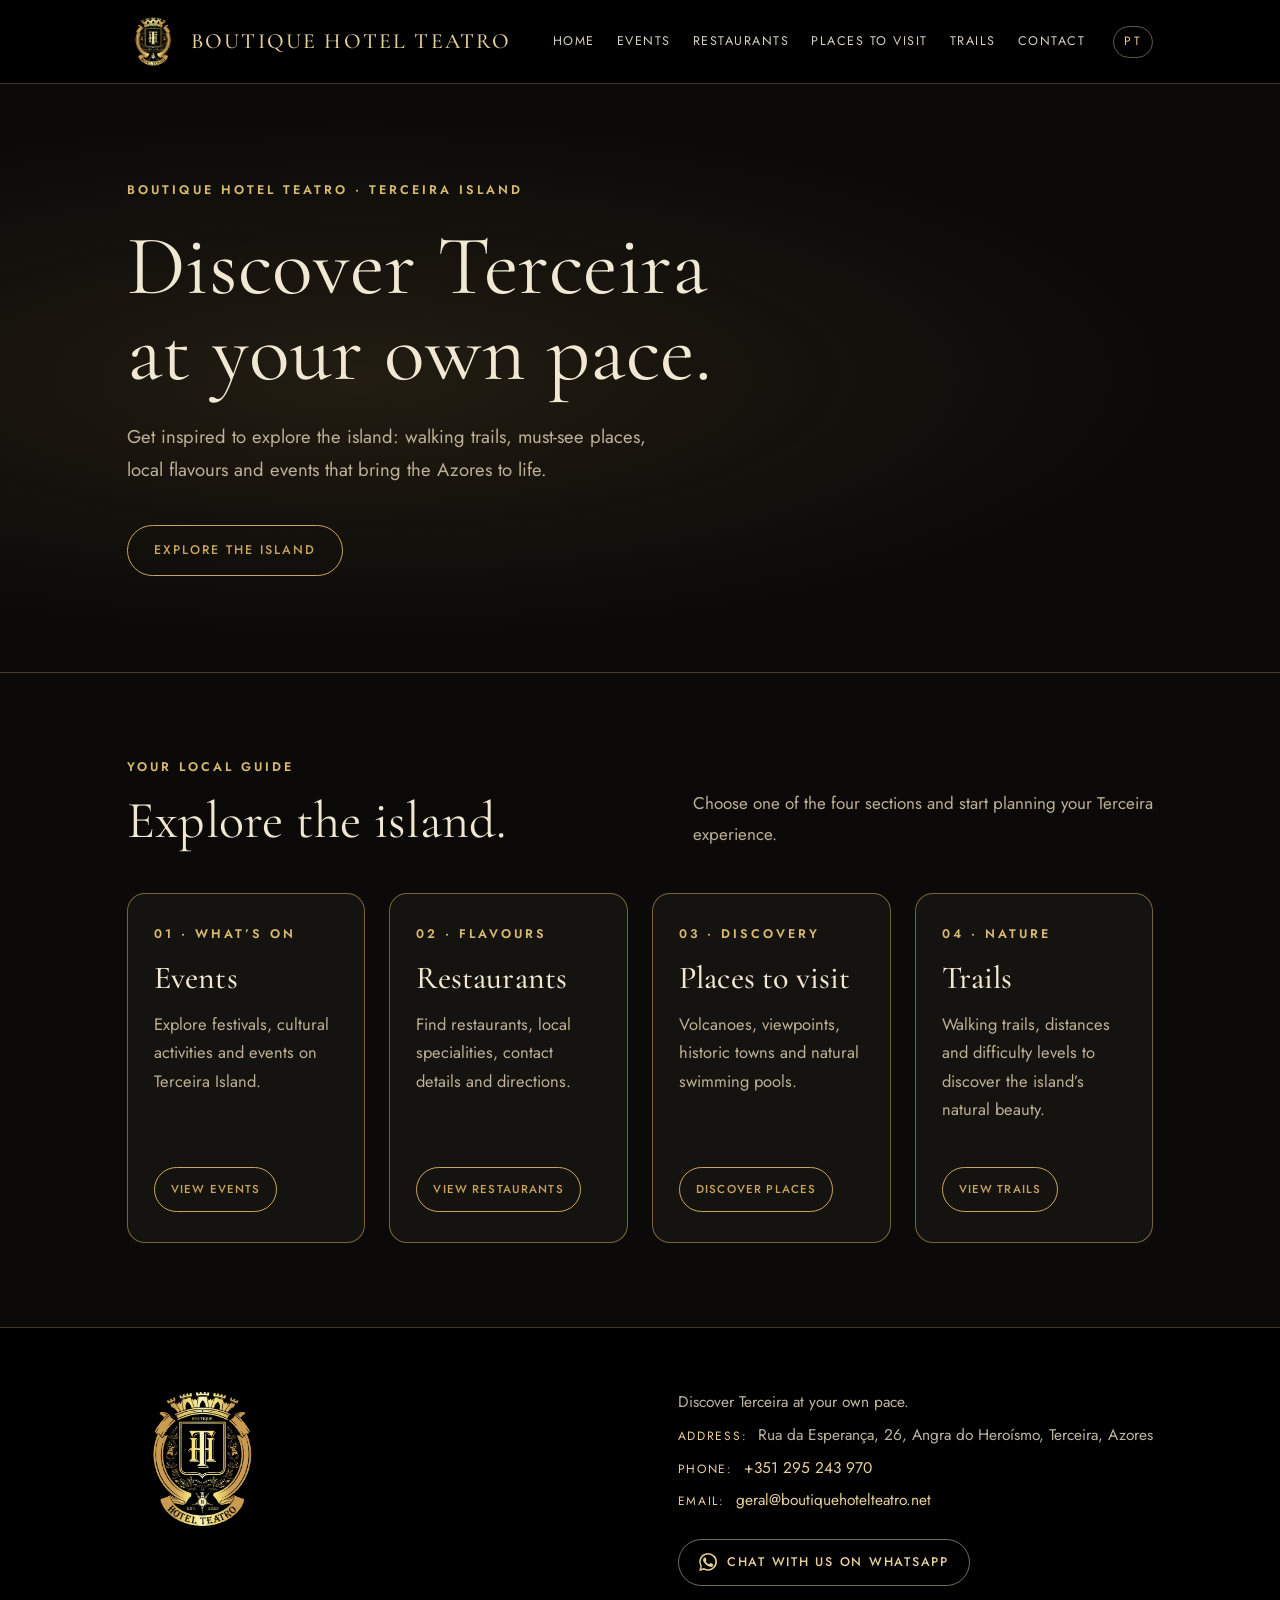
<file: index-en.html>
<!DOCTYPE html><html lang="en"><head><meta charset="UTF-8"><meta name="viewport" content="width=device-width, initial-scale=1"><meta name="theme-color" content="#000000"><meta name="description" content="Explore Angra do Heroísmo and Terceira Island with Boutique Hotel Teatro."><meta property="og:title" content="Boutique Hotel Teatro · Explore Terceira"><meta property="og:description" content="Restaurants, events, places to visit and trails on Terceira Island."><meta property="og:type" content="website"><meta property="og:image" content="images/logo.png"><title>Boutique Hotel Teatro · Explore Terceira</title><link rel="stylesheet" href="styles.css"></head><body class="home">
<header><a class="brand" href="index-en.html" aria-label="Boutique Hotel Teatro — home"><img src="images/logo.png" alt="Boutique Hotel Teatro"><span class="brand-name">Boutique Hotel Teatro</span></a><nav aria-label="Main navigation"><a href="index-en.html">Home</a><a href="eventos-en.html">Events</a><a href="restaurantes-en.html">Restaurants</a><a href="atracoes-en.html">Places to visit</a><a href="trails.html">Trails</a><a href="index-en.html#contactos">Contact</a><a class="lang-switch" href="index.html" aria-label="Portuguese" lang="pt-PT">PT</a></nav></header>
<section class="hero" id="inicio"><div class="hero-inner"><span class="eyebrow">Boutique Hotel Teatro · Terceira Island</span><h1>Discover Terceira<br>at your own pace.</h1><p>Get inspired to explore the island: walking trails, must-see places, local flavours and events that bring the Azores to life.</p><a class="button" href="#explorar">EXPLORE THE ISLAND</a></div></section>
<main id="explorar"><div class="intro"><div><span class="eyebrow">Your local guide</span><h2>Explore the island.</h2></div><p>Choose one of the four sections and start planning your Terceira experience.</p></div>
<div class="grid home-links">
<article class="card"><div class="card-body"><span class="eyebrow">01 · What’s on</span><h3>Events</h3><p>Explore festivals, cultural activities and events on Terceira Island.</p><a class="button" href="eventos-en.html">VIEW EVENTS</a></div></article>
<article class="card"><div class="card-body"><span class="eyebrow">02 · Flavours</span><h3>Restaurants</h3><p>Find restaurants, local specialities, contact details and directions.</p><a class="button" href="restaurantes-en.html">VIEW RESTAURANTS</a></div></article>
<article class="card"><div class="card-body"><span class="eyebrow">03 · Discovery</span><h3>Places to visit</h3><p>Volcanoes, viewpoints, historic towns and natural swimming pools.</p><a class="button" href="atracoes-en.html">DISCOVER PLACES</a></div></article>
<article class="card"><div class="card-body"><span class="eyebrow">04 · Nature</span><h3>Trails</h3><p>Walking trails, distances and difficulty levels to discover the island’s natural beauty.</p><a class="button" href="trails.html">VIEW TRAILS</a></div></article>
</div>
</main><footer id="contactos"><div class="footer-inner"><div class="footer-brand"><img src="images/logo.png" alt="Boutique Hotel Teatro"></div><div class="footer-details"><p>Discover Terceira at your own pace.</p><p><span>Address:</span> Rua da Esperança, 26, Angra do Heroísmo, Terceira, Azores</p><p><span>Phone:</span> <a href="tel:+351295243970">+351 295 243 970</a></p><p><span>Email:</span> <a href="mailto:geral@boutiquehotelteatro.net">geral@boutiquehotelteatro.net</a></p><a class="whatsapp-button" href="https://wa.me/351926621513" target="_blank" rel="noopener" aria-label="Contact the hotel on WhatsApp"><svg viewBox="0 0 24 24" aria-hidden="true"><path d="M20.5 3.5A11.8 11.8 0 0 0 12.1 0C5.6 0 .3 5.3.3 11.8c0 2.1.6 4.1 1.6 5.9L.2 24l6.5-1.7a12 12 0 0 0 5.4 1.3h.1c6.5 0 11.8-5.3 11.8-11.8 0-3.1-1.2-6.1-3.5-8.3ZM12.2 21.6a9.8 9.8 0 0 1-5-1.4l-.4-.2-3.9 1 1-3.8-.3-.4a9.7 9.7 0 1 1 8.6 4.8Zm5.4-7.3c-.3-.2-1.8-.9-2.1-1s-.5-.2-.7.2-.8 1-1 1.2-.4.2-.7.1a8 8 0 0 1-2.4-1.5 9 9 0 0 1-1.7-2.1c-.2-.3 0-.5.1-.6l.5-.6.3-.5c.1-.2 0-.4 0-.6l-1-2.3c-.2-.6-.5-.5-.7-.5h-.6c-.2 0-.6.1-.9.4s-1.2 1.2-1.2 2.8 1.2 3.2 1.4 3.4 2.4 3.7 5.9 5.1c.8.3 1.4.5 1.9.6.8.2 1.5.2 2.1.1.7-.1 1.8-.7 2.1-1.4.3-.7.3-1.3.2-1.4s-.3-.2-.6-.4Z"/></svg> Chat with us on WhatsApp</a></div></div></footer><script src="mobile-menu.js"></script></body></html>
</file>
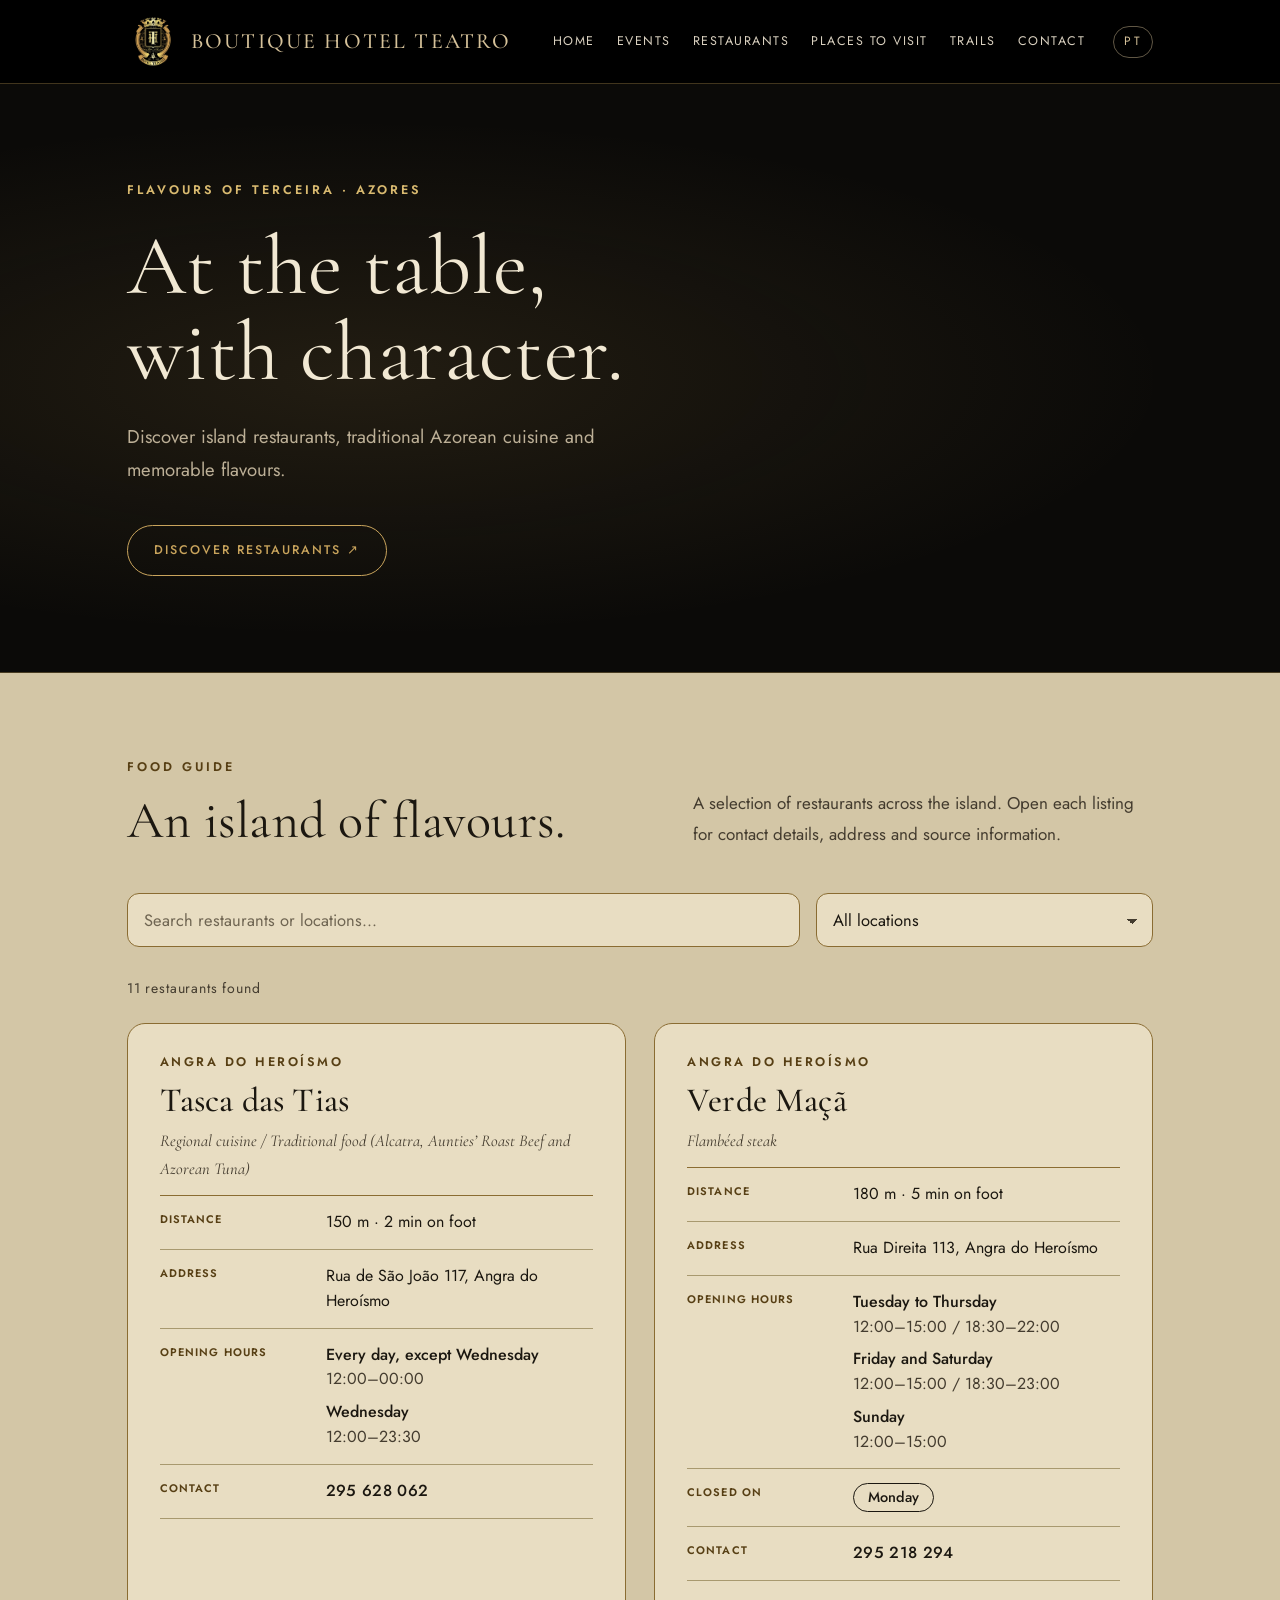
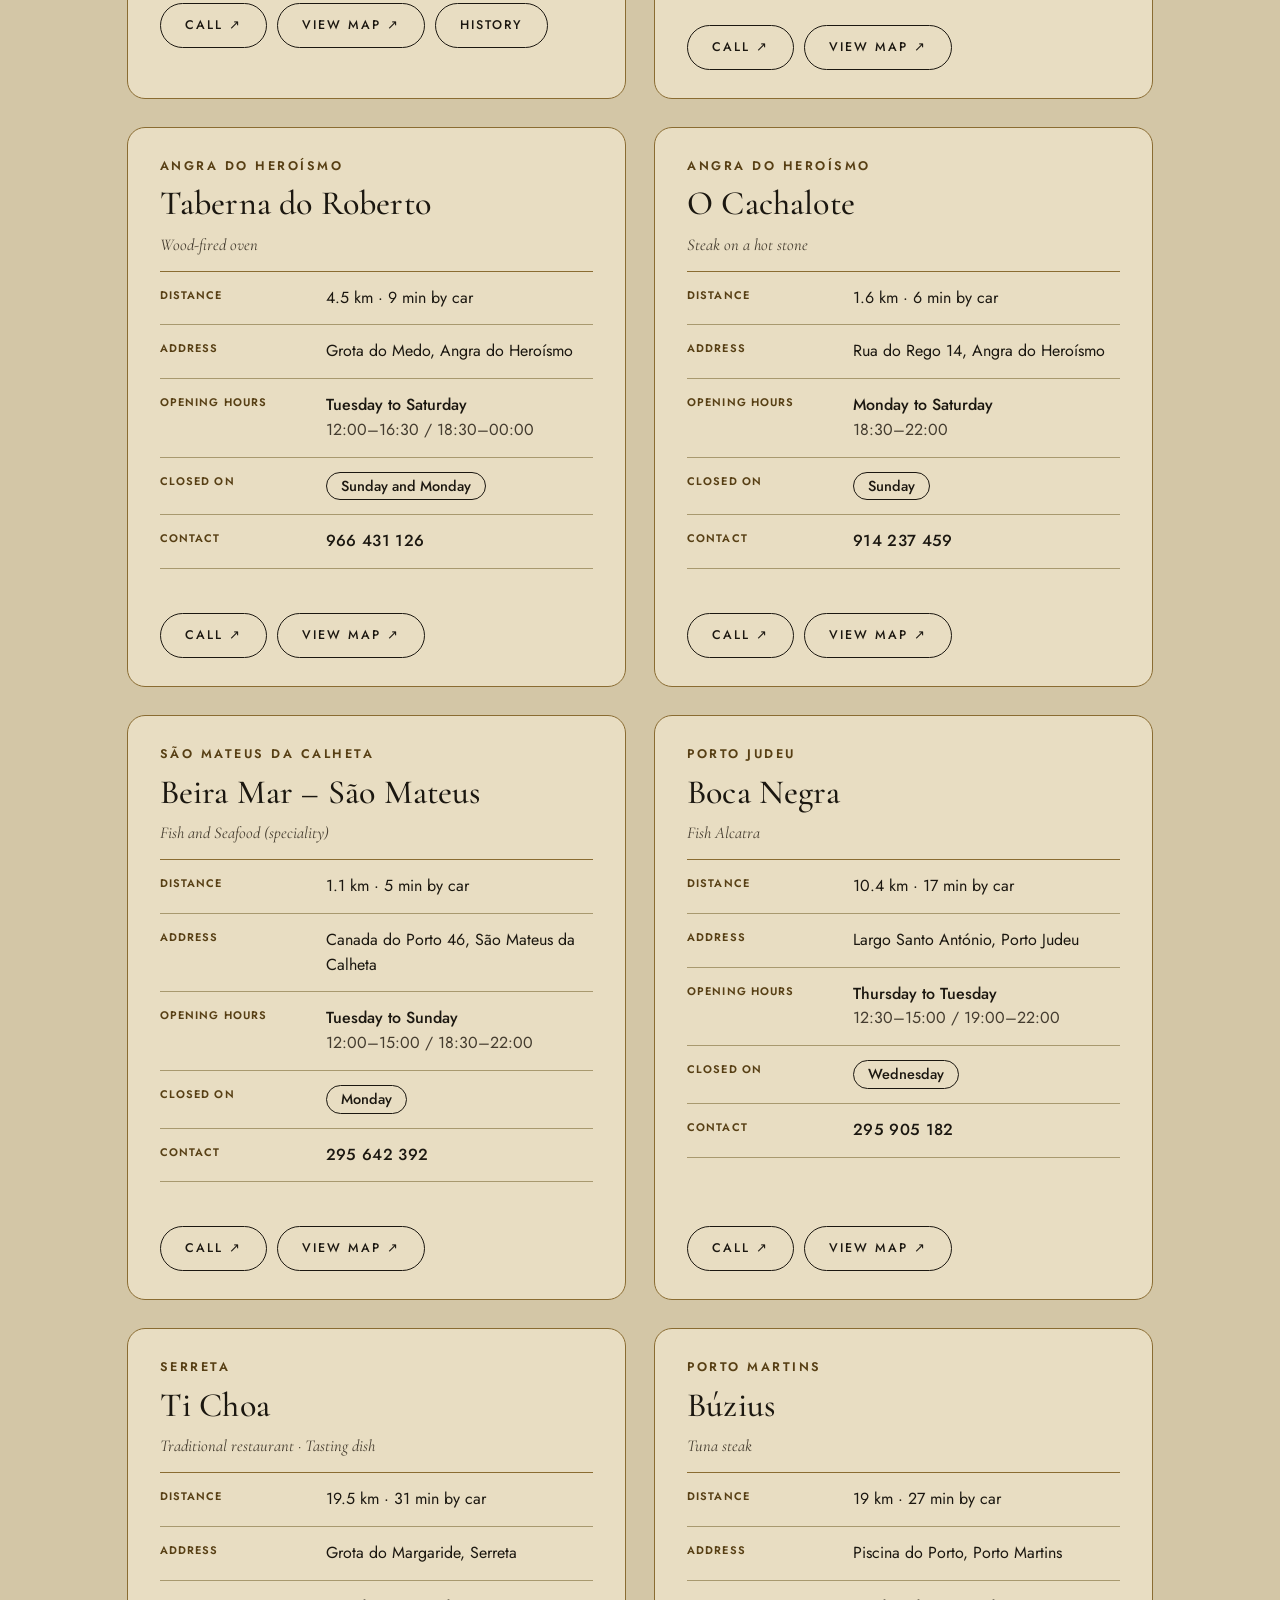
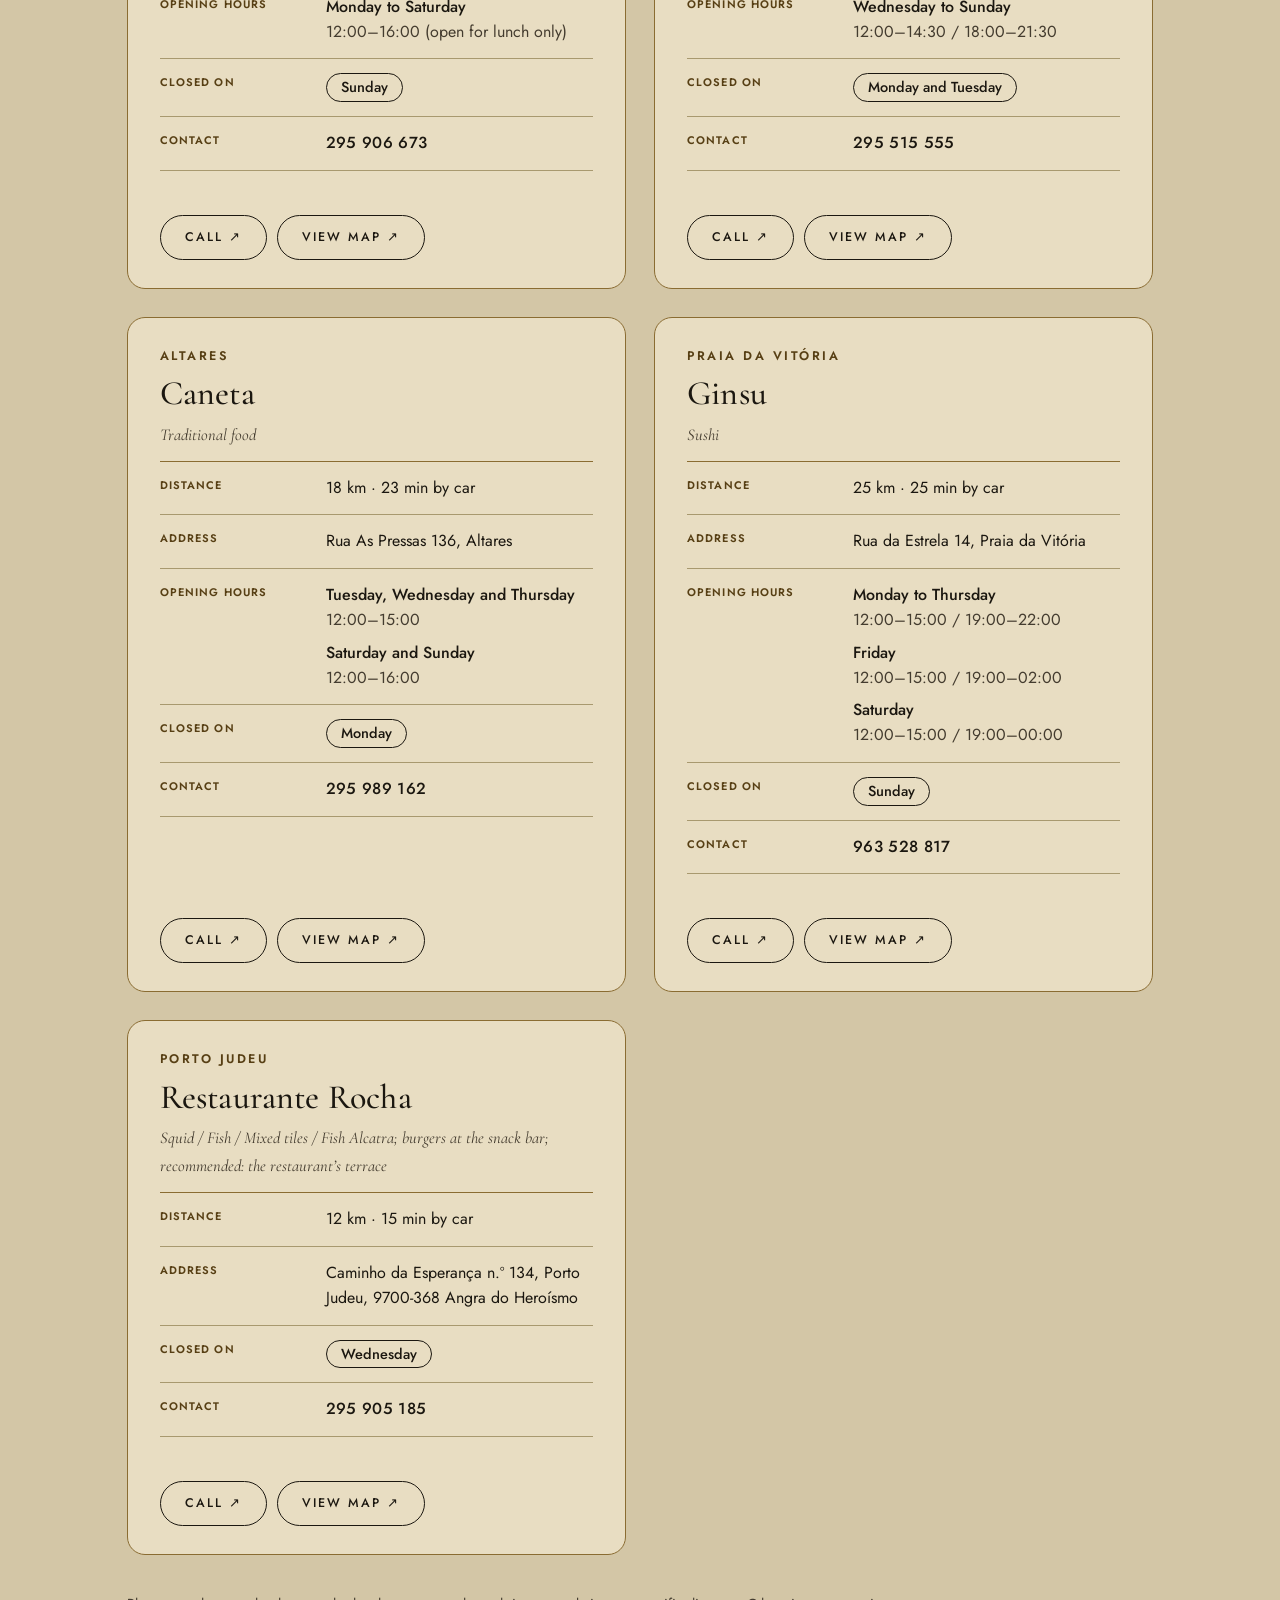
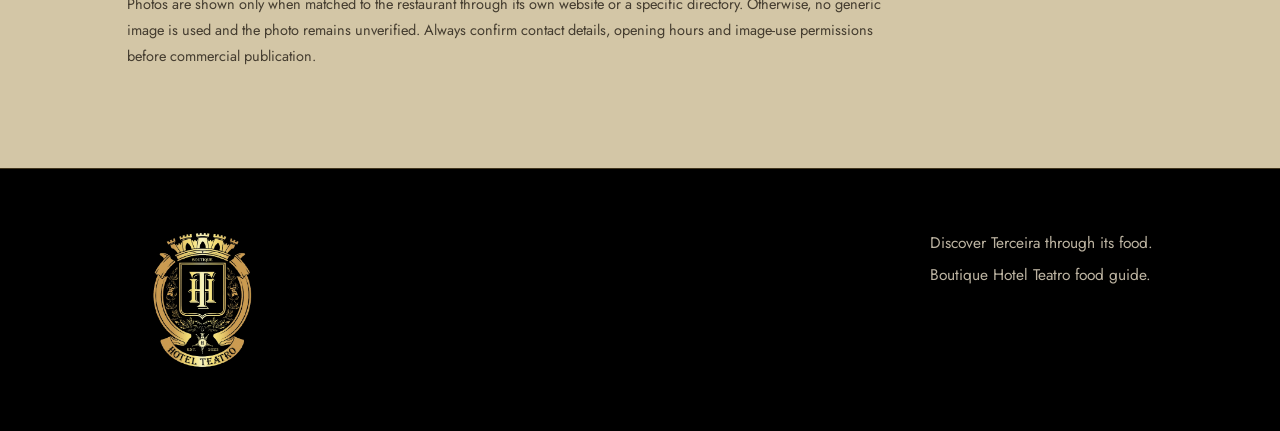
<file: restaurantes-en.html>
<!DOCTYPE html>
<html lang="en">
<head>
<meta charset="UTF-8"><meta name="viewport" content="width=device-width, initial-scale=1">
<meta name="theme-color" content="#1c1915">
<meta name="description" content="Discover restaurants on Terceira Island with Boutique Hotel Teatro.">
<title>Restaurants on Terceira | Boutique Hotel Teatro</title>
<link rel="stylesheet" href="styles.css">
<style>
/* Restaurant cards — self-contained (works even with an older styles.css) */
#restaurantGrid{display:grid;grid-template-columns:repeat(2,minmax(0,1fr));gap:28px;align-items:stretch}
@media(max-width:820px){#restaurantGrid{grid-template-columns:1fr}}
.restaurant-card .card-body{padding:30px 32px 28px}
.restaurant-card .code{display:block;font:600 12.5px/1.4 var(--sans,'Jost',sans-serif);letter-spacing:.2em;text-transform:uppercase;color:var(--gold-dark,#573f14)}
.restaurant-card h3{font:500 34px/1.1 var(--serif,'Cormorant Garamond',serif);margin:10px 0 8px}
.r-cuisine{font:italic 400 21px/1.4 var(--serif,'Cormorant Garamond',serif);color:var(--ink,#1b1710);margin:0 0 20px}
.r-rows{margin:0;border-top:1px solid var(--gold,#8a6c32)}
.r-row{display:grid;grid-template-columns:150px minmax(0,1fr);gap:16px;padding:14px 0;border-bottom:1px solid var(--line,#a8996f)}
.r-row dt{margin:0;font:600 11px/1.7 var(--sans,'Jost',sans-serif);letter-spacing:.1em;text-transform:uppercase;color:var(--gold-dark,#573f14)}
.r-row dd{margin:0;font-size:16px;line-height:1.55;color:var(--ink,#1b1710);min-width:0;overflow-wrap:anywhere}
.r-hrs+.r-hrs{margin-top:8px}
.r-hrs b{display:block;font-weight:500}
.r-hrs span{display:block;color:var(--muted,#443c2f)}
.r-pill{display:inline-block;padding:2px 14px;border:1px solid var(--ink,#1b1710);border-radius:999px;font-size:14.5px;font-weight:500}
.r-phone{font-weight:500;letter-spacing:.02em}
.r-actions{display:flex;flex-wrap:wrap;gap:10px;margin-top:auto;padding-top:22px}
.r-actions .button{margin-top:0;line-height:1.2;font-family:var(--sans,'Jost',sans-serif);font-size:12.5px;padding:14px 24px}
@media(max-width:560px){
  .restaurant-card .card-body{padding:26px 22px 24px}
  .r-row{grid-template-columns:1fr;gap:2px;padding:12px 0}
  .r-actions .button{flex:1 1 auto;text-align:center}
}
</style></head>
<body>
<header>
<a class="brand" href="index-en.html" aria-label="Boutique Hotel Teatro — home"><img src="images/logo.png" alt="Boutique Hotel Teatro"><span class="brand-name">Boutique Hotel Teatro</span></a>
<nav aria-label="Main navigation"><a href="index-en.html">Home</a><a href="eventos-en.html">Events</a><a href="restaurantes-en.html">Restaurants</a><a href="atracoes-en.html">Places to visit</a><a href="trails.html">Trails</a><a href="index-en.html#contactos">Contact</a><a class="lang-switch" href="restaurantes.html" aria-label="Portuguese" lang="pt-PT">PT</a></nav>
</header>
<section class="hero" id="inicio"><div class="hero-inner">
<span class="eyebrow">Flavours of Terceira · Azores</span>
<h1>At the table,<br>with character.</h1>
<p>Discover island restaurants, traditional Azorean cuisine and memorable flavours.</p>
<a class="button" href="#restaurantes">DISCOVER RESTAURANTS ↗</a>
</div></section>
<main id="restaurantes">
<div class="intro"><div><span class="eyebrow">Food guide</span><h2>An island of flavours.</h2></div>
<p>A selection of restaurants across the island. Open each listing for contact details, address and source information.</p></div>
<div class="filters">
<input id="search" type="search" placeholder="Search restaurants or locations..." aria-label="Search restaurants">
<select id="area" aria-label="Filter by location"><option value="">All locations</option><option value="Angra do Heroísmo">Angra do Heroísmo</option><option value="São Mateus da Calheta">São Mateus da Calheta</option><option value="Porto Judeu">Porto Judeu</option><option value="Serreta">Serreta</option><option value="Porto Martins">Porto Martins</option><option value="Altares">Altares</option><option value="Praia da Vitória">Praia da Vitória</option></select>
</div>
<div class="results" id="results" aria-live="polite"></div>
<div class="grid" id="restaurantGrid"></div>
<p class="note">Photos are shown only when matched to the restaurant through its own website or a specific directory. Otherwise, no generic image is used and the photo remains unverified. Always confirm contact details, opening hours and image-use permissions before commercial publication.</p>
</main>
<footer id="contactos"><div class="footer-inner"><img src="images/logo.png" alt="Boutique Hotel Teatro"><div><p>Discover Terceira through its food.</p><p>Boutique Hotel Teatro food guide.</p></div></div></footer>

<script>
const lang = document.documentElement.lang.toLowerCase().startsWith('pt') ? 'pt' : 'en';
const restaurants = [
 {
  "id": "tasca-das-tias",
  "name": "Tasca das Tias",
  "area": "Angra do Heroísmo",
  "tag": "ANGRA DO HEROÍSMO",
  "cuisine": "Regional cuisine / Traditional food (Alcatra, Aunties’ Roast Beef and Azorean Tuna)",
  "distance": "150 m · 2 min on foot",
  "address": "Rua de São João 117, Angra do Heroísmo",
  "hours": [
   "Every day, except Wednesday: 12:00–00:00",
   "Wednesday: 12:00–23:30"
  ],
  "closed": "",
  "phone": "295 628 062",
  "tel": "+351295628062",
  "historyTitle": "The story of Tasca das Tias",
  "history": [
   "For 10 years, our journey has been guided by the dream of offering everyone who visits us a truly unique and authentic gastronomic experience. We cook traditional Portuguese recipes, passed down from generation to generation — a place where the culinary traditions of our land are kept alive, and where we rediscover the taste of homemade food prepared with love, as it was in the past, with the care and affection of our grandmother.",
   "Over the years, we have had the privilege of seeing our small restaurant grow larger, but we never lost our essence: being a home where everyone feels like family.",
   "Each plate we serve is a tribute to the families who marked generations and continue to be part of our journey: to the mother who left her kitchen, to the father who shaped our vision through a photograph of generations of local men and women, to the people who were the guardians of our garden in Angra, and to Leoncio, a philosopher of life.",
   "Our restaurant was born from this idea, shaped by everything we needed and by the many steps along its path. The old stage for our fado nights became a symbol of our roots.",
   "Here, everyone has a little piece of history. Thank you for being part of it!"
  ]
 },
 {
  "id": "verde-maca",
  "name": "Verde Maçã",
  "area": "Angra do Heroísmo",
  "tag": "ANGRA DO HEROÍSMO",
  "cuisine": "Flambéed steak",
  "distance": "180 m · 5 min on foot",
  "address": "Rua Direita 113, Angra do Heroísmo",
  "hours": [
   "Tuesday to Thursday: 12:00–15:00 / 18:30–22:00",
   "Friday and Saturday: 12:00–15:00 / 18:30–23:00",
   "Sunday: 12:00–15:00"
  ],
  "closed": "Monday",
  "phone": "295 218 294",
  "tel": "+351295218294"
 },
 {
  "id": "taberna-do-roberto",
  "name": "Taberna do Roberto",
  "area": "Angra do Heroísmo",
  "tag": "ANGRA DO HEROÍSMO",
  "cuisine": "Wood-fired oven",
  "distance": "4.5 km · 9 min by car",
  "address": "Grota do Medo, Angra do Heroísmo",
  "hours": [
   "Tuesday to Saturday: 12:00–16:30 / 18:30–00:00"
  ],
  "closed": "Sunday and Monday",
  "phone": "966 431 126",
  "tel": "+351966431126"
 },
 {
  "id": "o-cachalote",
  "name": "O Cachalote",
  "area": "Angra do Heroísmo",
  "tag": "ANGRA DO HEROÍSMO",
  "cuisine": "Steak on a hot stone",
  "distance": "1.6 km · 6 min by car",
  "address": "Rua do Rego 14, Angra do Heroísmo",
  "hours": [
   "Monday to Saturday: 18:30–22:00"
  ],
  "closed": "Sunday",
  "phone": "914 237 459",
  "tel": "+351914237459"
 },
 {
  "id": "beira-mar",
  "name": "Beira Mar – São Mateus",
  "area": "São Mateus da Calheta",
  "tag": "SÃO MATEUS DA CALHETA",
  "cuisine": "Fish and Seafood (speciality)",
  "distance": "1.1 km · 5 min by car",
  "address": "Canada do Porto 46, São Mateus da Calheta",
  "hours": [
   "Tuesday to Sunday: 12:00–15:00 / 18:30–22:00"
  ],
  "closed": "Monday",
  "phone": "295 642 392",
  "tel": "+351295642392"
 },
 {
  "id": "boca-negra",
  "name": "Boca Negra",
  "area": "Porto Judeu",
  "tag": "PORTO JUDEU",
  "cuisine": "Fish Alcatra",
  "distance": "10.4 km · 17 min by car",
  "address": "Largo Santo António, Porto Judeu",
  "hours": [
   "Thursday to Tuesday: 12:30–15:00 / 19:00–22:00"
  ],
  "closed": "Wednesday",
  "phone": "295 905 182",
  "tel": "+351295905182"
 },
 {
  "id": "ti-choa",
  "name": "Ti Choa",
  "area": "Serreta",
  "tag": "SERRETA",
  "cuisine": "Traditional restaurant · Tasting dish",
  "distance": "19.5 km · 31 min by car",
  "address": "Grota do Margaride, Serreta",
  "hours": [
   "Monday to Saturday: 12:00–16:00 (open for lunch only)"
  ],
  "closed": "Sunday",
  "phone": "295 906 673",
  "tel": "+351295906673"
 },
 {
  "id": "buzius",
  "name": "Búzius",
  "area": "Porto Martins",
  "tag": "PORTO MARTINS",
  "cuisine": "Tuna steak",
  "distance": "19 km · 27 min by car",
  "address": "Piscina do Porto, Porto Martins",
  "hours": [
   "Wednesday to Sunday: 12:00–14:30 / 18:00–21:30"
  ],
  "closed": "Monday and Tuesday",
  "phone": "295 515 555",
  "tel": "+351295515555"
 },
 {
  "id": "caneta",
  "name": "Caneta",
  "area": "Altares",
  "tag": "ALTARES",
  "cuisine": "Traditional food",
  "distance": "18 km · 23 min by car",
  "address": "Rua As Pressas 136, Altares",
  "hours": [
   "Tuesday, Wednesday and Thursday: 12:00–15:00",
   "Saturday and Sunday: 12:00–16:00"
  ],
  "closed": "Monday",
  "phone": "295 989 162",
  "tel": "+351295989162"
 },
 {
  "id": "ginsu",
  "name": "Ginsu",
  "area": "Praia da Vitória",
  "tag": "PRAIA DA VITÓRIA",
  "cuisine": "Sushi",
  "distance": "25 km · 25 min by car",
  "address": "Rua da Estrela 14, Praia da Vitória",
  "hours": [
   "Monday to Thursday: 12:00–15:00 / 19:00–22:00",
   "Friday: 12:00–15:00 / 19:00–02:00",
   "Saturday: 12:00–15:00 / 19:00–00:00"
  ],
  "closed": "Sunday",
  "phone": "963 528 817",
  "tel": "+351963528817"
 },
 {
  "id": "rocha",
  "name": "Restaurante Rocha",
  "area": "Porto Judeu",
  "tag": "PORTO JUDEU",
  "cuisine": "Squid / Fish / Mixed tiles / Fish Alcatra; burgers at the snack bar; recommended: the restaurant’s terrace",
  "distance": "12 km · 15 min by car",
  "address": "Caminho da Esperança n.º 134, Porto Judeu, 9700-368 Angra do Heroísmo",
  "hours": [],
  "closed": "Wednesday",
  "phone": "295 905 185",
  "tel": "+351295905185"
 }
];
const $=s=>document.querySelector(s), grid=$("#restaurantGrid");
const ui={"history": "History", "cuisine": "Cuisine", "distance": "Distance", "address": "Address", "hours": "Opening hours", "closed": "Closed on", "phone": "Contact", "call": "CALL ↗", "map": "VIEW MAP ↗"};
function esc(v){return String(v??"").replace(/[&<>\"]/g,m=>({"&":"&amp;","<":"&lt;",">":"&gt;",'"':"&quot;"}[m]));}
function renderCards(){
 const hoursHtml=h=>(h||[]).map(l=>{const i=l.indexOf(': ');return i>0?`<div class="r-hrs"><b>${esc(l.slice(0,i))}</b><span>${esc(l.slice(i+2))}</span></div>`:`<div class="r-hrs"><span>${esc(l)}</span></div>`}).join("");
const row=(label,html)=>html?`<div class="r-row"><dt>${label}</dt><dd>${html}</dd></div>`:"";
grid.innerHTML=restaurants.map(r=>`<article class="card restaurant-card" data-name="${esc(r.name)}" data-area="${esc(r.area)}">
   <div class="card-body">
    <span class="code">${esc(r.tag)}</span>
    <h3>${esc(r.name)}</h3>
    <p class="r-cuisine">${esc(r.cuisine)}</p>
    <dl class="r-rows">
      ${row(ui.distance,esc(r.distance))}
      ${row(ui.address,esc(r.address))}
      ${row(ui.hours,hoursHtml(r.hours))}
      ${row(ui.closed,r.closed?`<span class="r-pill">${esc(r.closed)}</span>`:"")}
      ${row(ui.phone,`<span class="r-phone">${esc(r.phone)}</span>`)}
    </dl>
    <div class="r-actions">
      <a class="button" href="tel:${esc(r.tel)}">${ui.call}</a>
      <a class="button" href="https://www.google.com/maps/search/?api=1&query=${encodeURIComponent(r.name+" "+r.address)}" target="_blank" rel="noopener">${ui.map}</a>
      ${r.id==='tasca-das-tias'?`<button class="button history-toggle" type="button" data-id="${r.id}" aria-expanded="false">${ui.history}</button>`:""}
    </div>
    ${r.id==='tasca-das-tias'?`<div class="history-modal" id="history-${r.id}" hidden role="dialog" aria-modal="true" aria-labelledby="history-title-${r.id}"><div class="history-dialog"><button class="history-close" type="button" aria-label="${lang==='pt'?'Fechar história':'Close history'}">×</button><span class="eyebrow">${ui.history}</span><h4 id="history-title-${r.id}">${esc(r.historyTitle||ui.history)}</h4><div class="history-copy">${(r.history||[]).map(p=>`<p>${esc(p)}</p>`).join("")}</div></div></div>`:""}
   </div>
  </article>`).join("");
 document.querySelectorAll('.history-toggle').forEach(b=>b.addEventListener('click',()=>{const box=$('#history-'+b.dataset.id);box.hidden=false;b.setAttribute('aria-expanded','true');document.body.classList.add('modal-open');const close=box.querySelector('.history-close');close.focus();}));
document.querySelectorAll('.history-modal').forEach(box=>{const close=box.querySelector('.history-close');const hide=()=>{box.hidden=true;document.body.classList.remove('modal-open');const trigger=document.querySelector(`.history-toggle[data-id=\"${box.id.replace('history-','')}\"]`);if(trigger){trigger.setAttribute('aria-expanded','false');trigger.focus();}};close.addEventListener('click',hide);box.addEventListener('click',e=>{if(e.target===box)hide();});document.addEventListener('keydown',e=>{if(e.key==='Escape'&&!box.hidden)hide();});});
}
function filter(){const q=$("#search").value.trim().toLocaleLowerCase("en"),a=$("#area").value;let n=0;document.querySelectorAll(".restaurant-card").forEach(c=>{const ok=c.textContent.toLocaleLowerCase("en").includes(q)&&(!a||c.dataset.area===a);c.hidden=!ok;if(ok)n++});$("#results").textContent=`${n} ${n===1?"restaurant found":"restaurants found"}`}
$("#search").addEventListener("input",filter);$("#area").addEventListener("change",filter);renderCards();filter();
</script>
<script src="mobile-menu.js"></script></body></html>
</file>
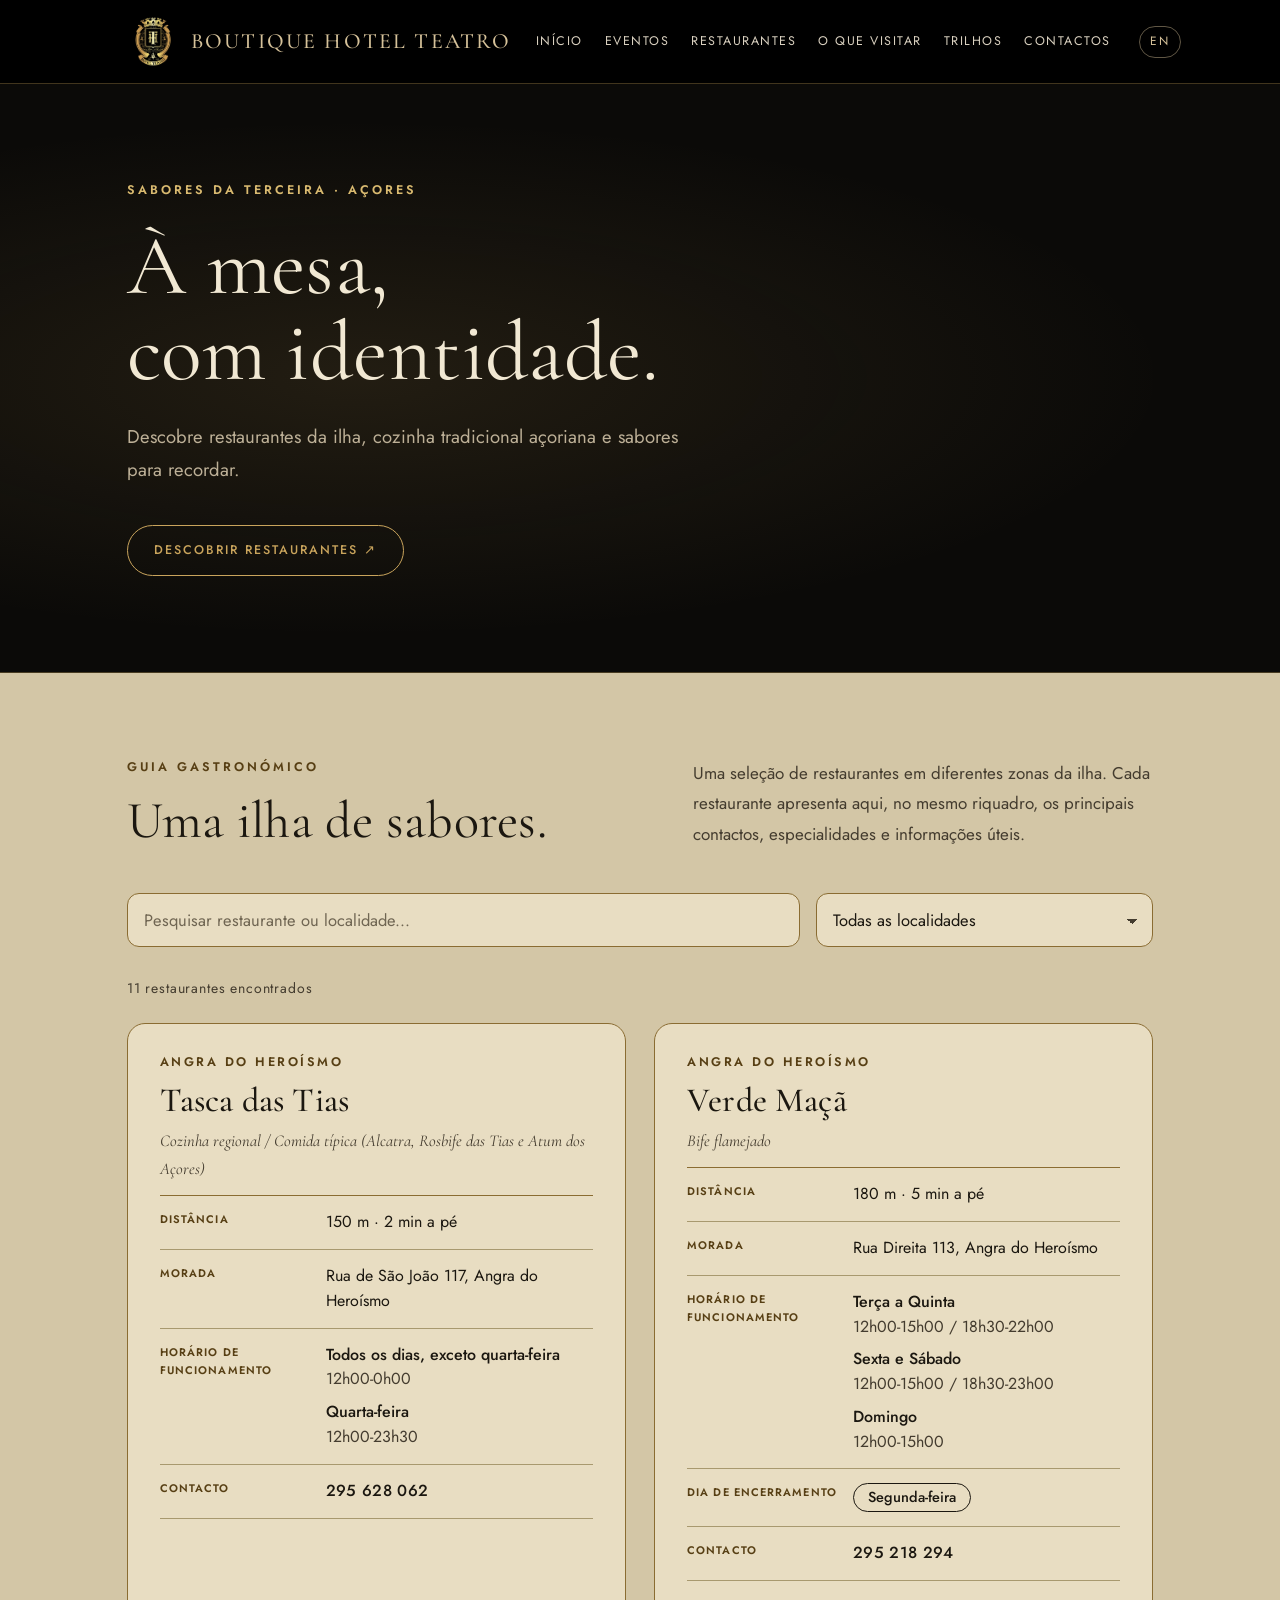
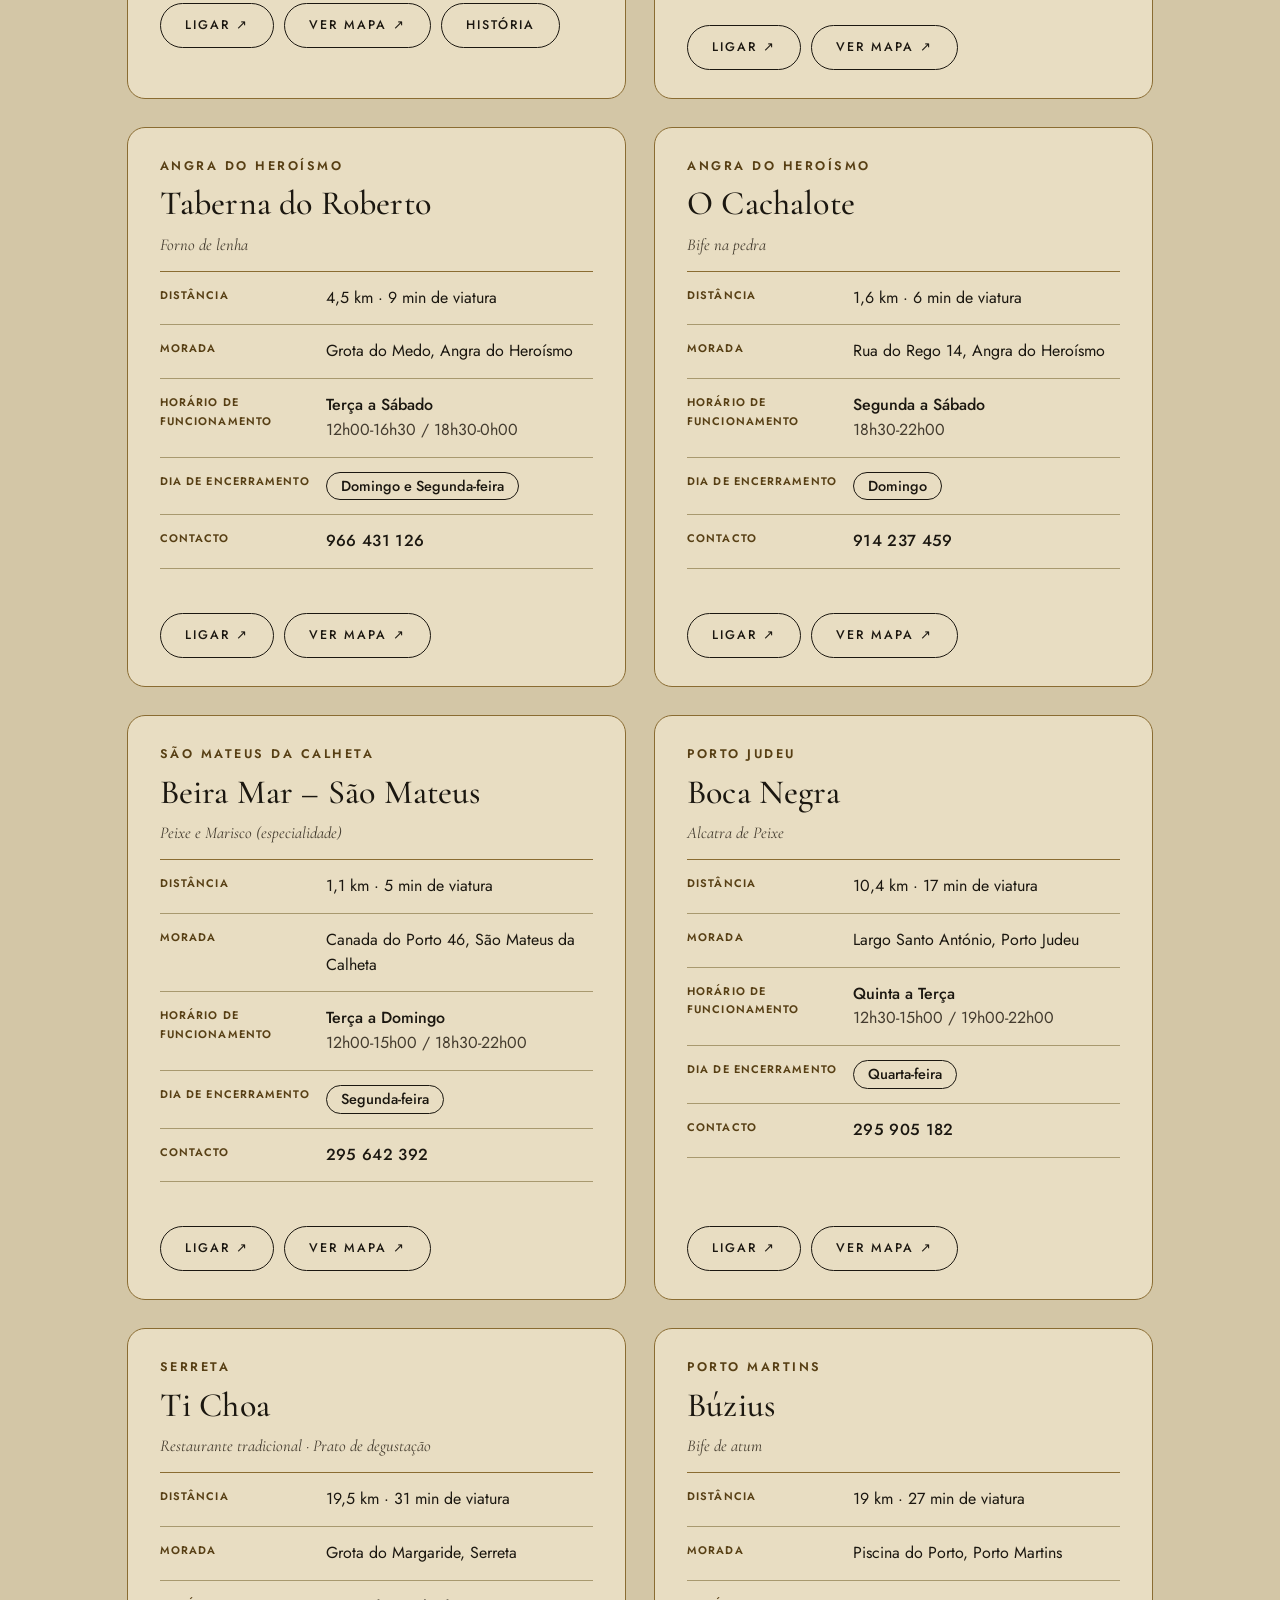
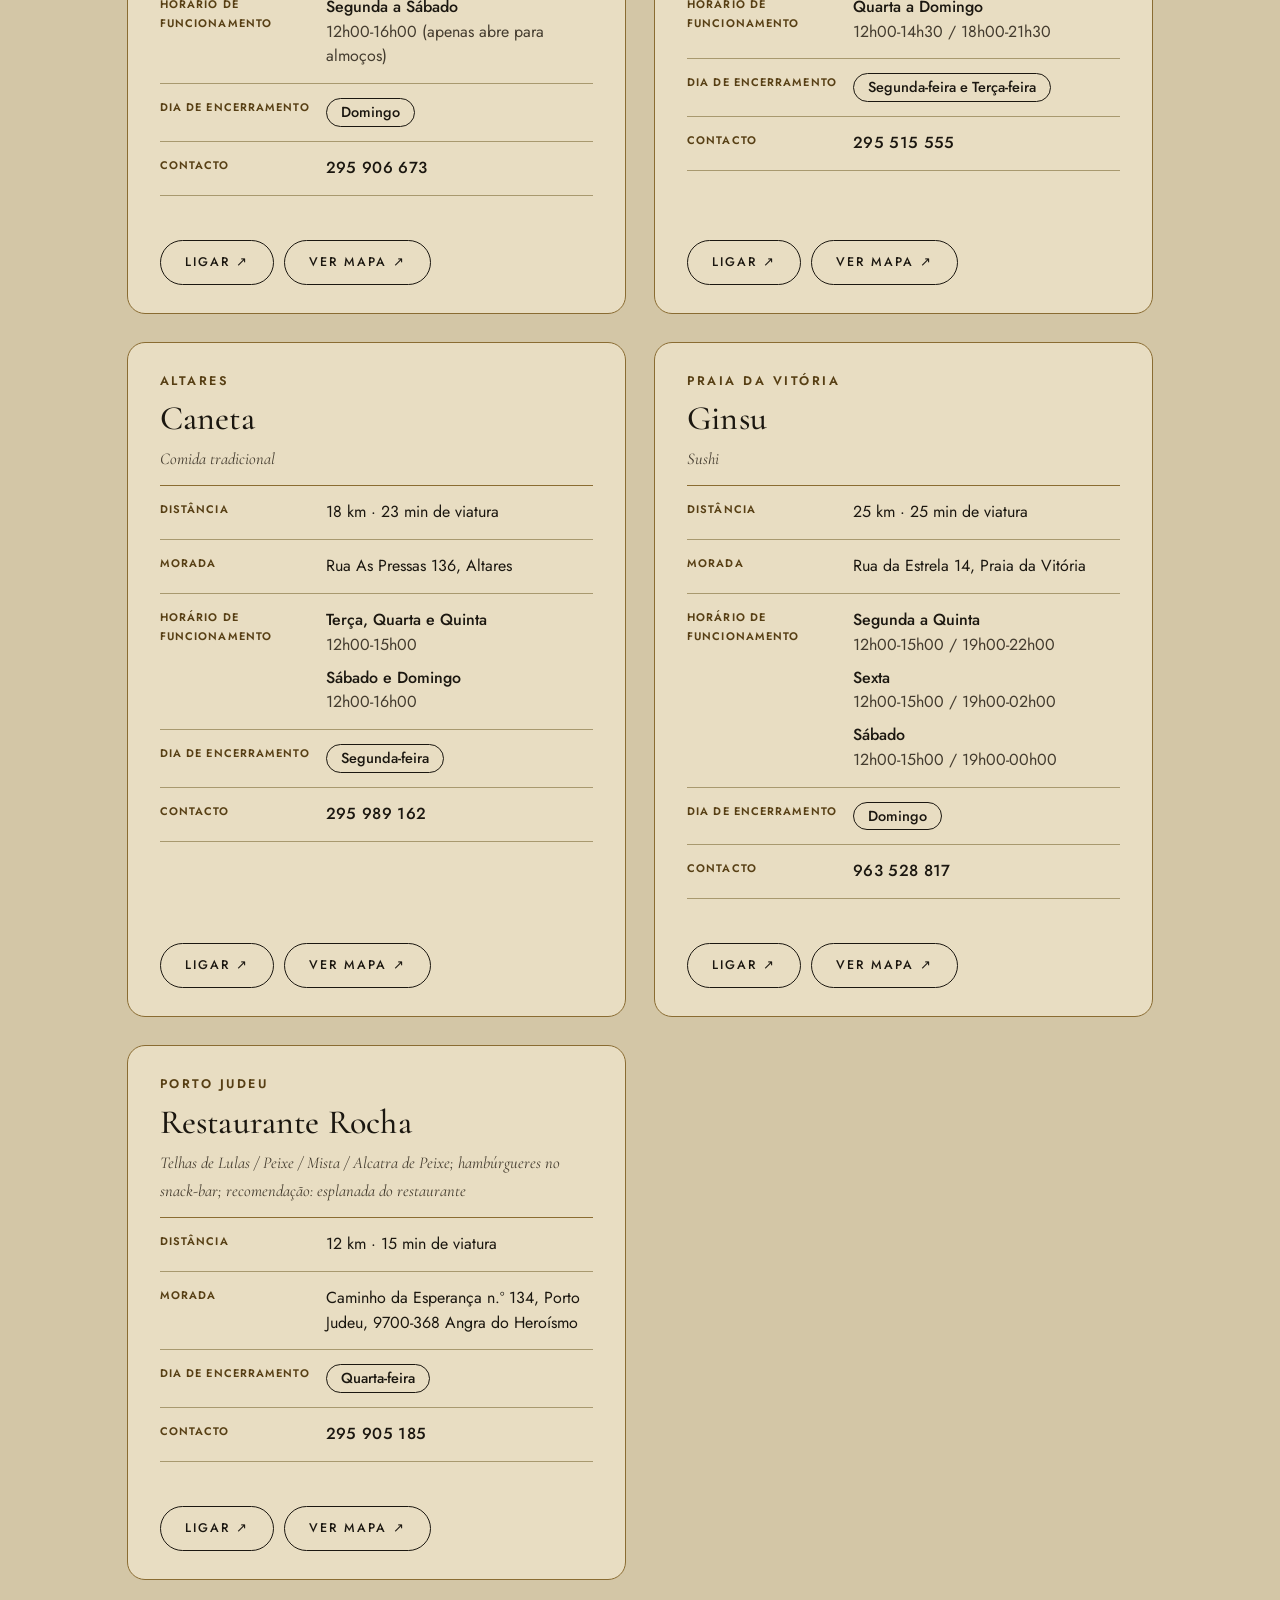
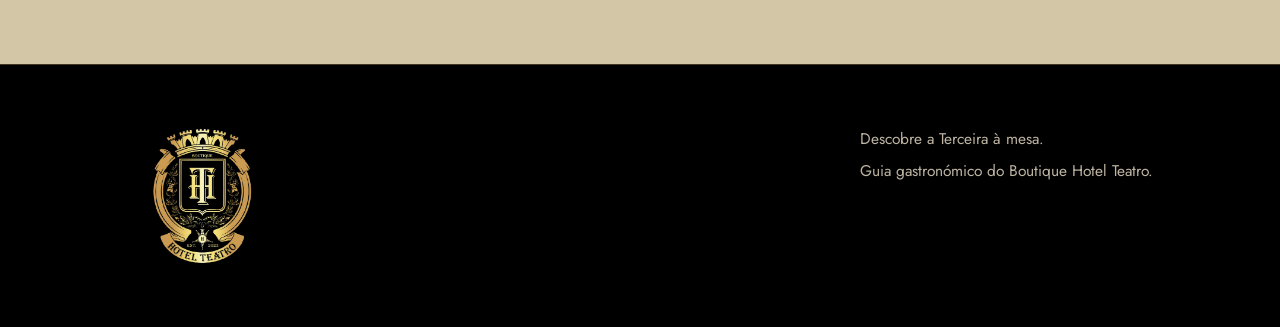
<file: restaurantes.html>
<!DOCTYPE html>
<html lang="pt-PT">
<head>
<meta charset="UTF-8"><meta name="viewport" content="width=device-width, initial-scale=1">
<meta name="theme-color" content="#1c1915">
<meta name="description" content="Descobre restaurantes na ilha Terceira com o Boutique Hotel Teatro.">
<title>Restaurantes da Terceira | Boutique Hotel Teatro</title>
<link rel="stylesheet" href="styles.css">
<style>
/* Restaurant cards — self-contained (works even with an older styles.css) */
#restaurantGrid{display:grid;grid-template-columns:repeat(2,minmax(0,1fr));gap:28px;align-items:stretch}
@media(max-width:820px){#restaurantGrid{grid-template-columns:1fr}}
.restaurant-card .card-body{padding:30px 32px 28px}
.restaurant-card .code{display:block;font:600 12.5px/1.4 var(--sans,'Jost',sans-serif);letter-spacing:.2em;text-transform:uppercase;color:var(--gold-dark,#573f14)}
.restaurant-card h3{font:500 34px/1.1 var(--serif,'Cormorant Garamond',serif);margin:10px 0 8px}
.r-cuisine{font:italic 400 21px/1.4 var(--serif,'Cormorant Garamond',serif);color:var(--ink,#1b1710);margin:0 0 20px}
.r-rows{margin:0;border-top:1px solid var(--gold,#8a6c32)}
.r-row{display:grid;grid-template-columns:150px minmax(0,1fr);gap:16px;padding:14px 0;border-bottom:1px solid var(--line,#a8996f)}
.r-row dt{margin:0;font:600 11px/1.7 var(--sans,'Jost',sans-serif);letter-spacing:.1em;text-transform:uppercase;color:var(--gold-dark,#573f14)}
.r-row dd{margin:0;font-size:16px;line-height:1.55;color:var(--ink,#1b1710);min-width:0;overflow-wrap:anywhere}
.r-hrs+.r-hrs{margin-top:8px}
.r-hrs b{display:block;font-weight:500}
.r-hrs span{display:block;color:var(--muted,#443c2f)}
.r-pill{display:inline-block;padding:2px 14px;border:1px solid var(--ink,#1b1710);border-radius:999px;font-size:14.5px;font-weight:500}
.r-phone{font-weight:500;letter-spacing:.02em}
.r-actions{display:flex;flex-wrap:wrap;gap:10px;margin-top:auto;padding-top:22px}
.r-actions .button{margin-top:0;line-height:1.2;font-family:var(--sans,'Jost',sans-serif);font-size:12.5px;padding:14px 24px}
@media(max-width:560px){
  .restaurant-card .card-body{padding:26px 22px 24px}
  .r-row{grid-template-columns:1fr;gap:2px;padding:12px 0}
  .r-actions .button{flex:1 1 auto;text-align:center}
}
</style></head>
<body>
<header>
<a class="brand" href="index.html" aria-label="Boutique Hotel Teatro — início"><img src="images/logo.png" alt="Boutique Hotel Teatro"><span class="brand-name">Boutique Hotel Teatro</span></a>
<nav aria-label="Navegação principal"><a href="index.html">Início</a><a href="eventos.html">Eventos</a><a href="restaurantes.html">Restaurantes</a><a href="atracoes.html">O que visitar</a><a href="trilhos.html">Trilhos</a><a href="index.html#contactos">Contactos</a><a class="lang-switch" href="restaurantes-en.html" aria-label="English" lang="en">EN</a></nav>
</header>
<section class="hero" id="inicio"><div class="hero-inner">
<span class="eyebrow">Sabores da Terceira · Açores</span>
<h1>À mesa,<br>com identidade.</h1>
<p>Descobre restaurantes da ilha, cozinha tradicional açoriana e sabores para recordar.</p>
<a class="button" href="#restaurantes">DESCOBRIR RESTAURANTES ↗</a>
</div></section>
<main id="restaurantes">
<div class="intro"><div><span class="eyebrow">Guia gastronómico</span><h2>Uma ilha de sabores.</h2></div>
<p>Uma seleção de restaurantes em diferentes zonas da ilha. Cada restaurante apresenta aqui, no mesmo riquadro, os principais contactos, especialidades e informações úteis.</p></div>
<div class="filters">
<input id="search" type="search" placeholder="Pesquisar restaurante ou localidade..." aria-label="Pesquisar restaurantes">
<select id="area" aria-label="Filtrar por localidade"><option value="">Todas as localidades</option><option value="Angra do Heroísmo">Angra do Heroísmo</option><option value="São Mateus da Calheta">São Mateus da Calheta</option><option value="Porto Judeu">Porto Judeu</option><option value="Serreta">Serreta</option><option value="Porto Martins">Porto Martins</option><option value="Altares">Altares</option><option value="Praia da Vitória">Praia da Vitória</option></select>
</div>
<div class="results" id="results" aria-live="polite"></div>
<div class="grid" id="restaurantGrid"></div>

</main>
<footer id="contactos"><div class="footer-inner"><img src="images/logo.png" alt="Boutique Hotel Teatro"><div><p>Descobre a Terceira à mesa.</p><p>Guia gastronómico do Boutique Hotel Teatro.</p></div></div></footer>

<script>
const lang = document.documentElement.lang.toLowerCase().startsWith('pt') ? 'pt' : 'en';
const restaurants = [
 {
  "id": "tasca-das-tias",
  "name": "Tasca das Tias",
  "area": "Angra do Heroísmo",
  "tag": "ANGRA DO HEROÍSMO",
  "cuisine": "Cozinha regional / Comida típica (Alcatra, Rosbife das Tias e Atum dos Açores)",
  "distance": "150 m · 2 min a pé",
  "address": "Rua de São João 117, Angra do Heroísmo",
  "hours": [
   "Todos os dias, exceto quarta-feira: 12h00-0h00",
   "Quarta-feira: 12h00-23h30"
  ],
  "closed": "",
  "phone": "295 628 062",
  "tel": "+351295628062",
  "historyTitle": "A história da Tasca das Tias",
  "history": [
   "Há 10 anos, começava a nossa jornada com o sonho de oferecer a todos os que nos visitam uma verdadeira experiência gastronómica açoriana. O Manjerico, que nasceu como uma tasca para as Sanjoaninas, em Angra do Heroísmo, deu lugar à Tasca das Tias, um lugar que pretende ser acolhedor, onde as tradições culinárias da nossa ilha se encontram com o carinho de quem prepara cada prato com amor.",
   "Ao longo dos anos, tivemos o prazer de ver o nosso pequeno restaurante crescer, mas nunca perdemos a nossa essência: a de ser uma casa com história onde todos se sentem em família.",
   "Cada prato que servimos é uma homenagem às receitas familiares que marcaram gerações e que continuam a ser passadas de tia para sobrinha, de mãe para filha. As paredes são marcadas pela visão de um fotógrafo terceirense de homens e mulheres locais, tios e tias conhecidos de quem andava pelas ruas da nossa cidade. Entre essas memórias estão figuras como um guarda do Jardim de Angra e Leoncio, descrito como um filósofo da vida.",
   "O nosso mobiliário foi pensado e concretizado com todo o detalhe necessário por um carpinteiro terceirense, utilizando madeiras da nossa terra. O antigo palco para as nossas noites de fado imortalizou-se com o xaile na parede.",
   "Aqui, tudo tem um pouco de história. Obrigado por fazer parte dela!"
  ]
 },
 {
  "id": "verde-maca",
  "name": "Verde Maçã",
  "area": "Angra do Heroísmo",
  "tag": "ANGRA DO HEROÍSMO",
  "cuisine": "Bife flamejado",
  "distance": "180 m · 5 min a pé",
  "address": "Rua Direita 113, Angra do Heroísmo",
  "hours": [
   "Terça a Quinta: 12h00-15h00 / 18h30-22h00",
   "Sexta e Sábado: 12h00-15h00 / 18h30-23h00",
   "Domingo: 12h00-15h00"
  ],
  "closed": "Segunda-feira",
  "phone": "295 218 294",
  "tel": "+351295218294"
 },
 {
  "id": "taberna-do-roberto",
  "name": "Taberna do Roberto",
  "area": "Angra do Heroísmo",
  "tag": "ANGRA DO HEROÍSMO",
  "cuisine": "Forno de lenha",
  "distance": "4,5 km · 9 min de viatura",
  "address": "Grota do Medo, Angra do Heroísmo",
  "hours": [
   "Terça a Sábado: 12h00-16h30 / 18h30-0h00"
  ],
  "closed": "Domingo e Segunda-feira",
  "phone": "966 431 126",
  "tel": "+351966431126"
 },
 {
  "id": "o-cachalote",
  "name": "O Cachalote",
  "area": "Angra do Heroísmo",
  "tag": "ANGRA DO HEROÍSMO",
  "cuisine": "Bife na pedra",
  "distance": "1,6 km · 6 min de viatura",
  "address": "Rua do Rego 14, Angra do Heroísmo",
  "hours": [
   "Segunda a Sábado: 18h30-22h00"
  ],
  "closed": "Domingo",
  "phone": "914 237 459",
  "tel": "+351914237459"
 },
 {
  "id": "beira-mar",
  "name": "Beira Mar – São Mateus",
  "area": "São Mateus da Calheta",
  "tag": "SÃO MATEUS DA CALHETA",
  "cuisine": "Peixe e Marisco (especialidade)",
  "distance": "1,1 km · 5 min de viatura",
  "address": "Canada do Porto 46, São Mateus da Calheta",
  "hours": [
   "Terça a Domingo: 12h00-15h00 / 18h30-22h00"
  ],
  "closed": "Segunda-feira",
  "phone": "295 642 392",
  "tel": "+351295642392"
 },
 {
  "id": "boca-negra",
  "name": "Boca Negra",
  "area": "Porto Judeu",
  "tag": "PORTO JUDEU",
  "cuisine": "Alcatra de Peixe",
  "distance": "10,4 km · 17 min de viatura",
  "address": "Largo Santo António, Porto Judeu",
  "hours": [
   "Quinta a Terça: 12h30-15h00 / 19h00-22h00"
  ],
  "closed": "Quarta-feira",
  "phone": "295 905 182",
  "tel": "+351295905182"
 },
 {
  "id": "ti-choa",
  "name": "Ti Choa",
  "area": "Serreta",
  "tag": "SERRETA",
  "cuisine": "Restaurante tradicional · Prato de degustação",
  "distance": "19,5 km · 31 min de viatura",
  "address": "Grota do Margaride, Serreta",
  "hours": [
   "Segunda a Sábado: 12h00-16h00 (apenas abre para almoços)"
  ],
  "closed": "Domingo",
  "phone": "295 906 673",
  "tel": "+351295906673"
 },
 {
  "id": "buzius",
  "name": "Búzius",
  "area": "Porto Martins",
  "tag": "PORTO MARTINS",
  "cuisine": "Bife de atum",
  "distance": "19 km · 27 min de viatura",
  "address": "Piscina do Porto, Porto Martins",
  "hours": [
   "Quarta a Domingo: 12h00-14h30 / 18h00-21h30"
  ],
  "closed": "Segunda-feira e Terça-feira",
  "phone": "295 515 555",
  "tel": "+351295515555"
 },
 {
  "id": "caneta",
  "name": "Caneta",
  "area": "Altares",
  "tag": "ALTARES",
  "cuisine": "Comida tradicional",
  "distance": "18 km · 23 min de viatura",
  "address": "Rua As Pressas 136, Altares",
  "hours": [
   "Terça, Quarta e Quinta: 12h00-15h00",
   "Sábado e Domingo: 12h00-16h00"
  ],
  "closed": "Segunda-feira",
  "phone": "295 989 162",
  "tel": "+351295989162"
 },
 {
  "id": "ginsu",
  "name": "Ginsu",
  "area": "Praia da Vitória",
  "tag": "PRAIA DA VITÓRIA",
  "cuisine": "Sushi",
  "distance": "25 km · 25 min de viatura",
  "address": "Rua da Estrela 14, Praia da Vitória",
  "hours": [
   "Segunda a Quinta: 12h00-15h00 / 19h00-22h00",
   "Sexta: 12h00-15h00 / 19h00-02h00",
   "Sábado: 12h00-15h00 / 19h00-00h00"
  ],
  "closed": "Domingo",
  "phone": "963 528 817",
  "tel": "+351963528817"
 },
 {
  "id": "rocha",
  "name": "Restaurante Rocha",
  "area": "Porto Judeu",
  "tag": "PORTO JUDEU",
  "cuisine": "Telhas de Lulas / Peixe / Mista / Alcatra de Peixe; hambúrgueres no snack-bar; recomendação: esplanada do restaurante",
  "distance": "12 km · 15 min de viatura",
  "address": "Caminho da Esperança n.º 134, Porto Judeu, 9700-368 Angra do Heroísmo",
  "hours": [],
  "closed": "Quarta-feira",
  "phone": "295 905 185",
  "tel": "+351295905185"
 }
];
const $=s=>document.querySelector(s), grid=$("#restaurantGrid");
const ui={"history": "História", "cuisine": "Culinária", "distance": "Distância", "address": "Morada", "hours": "Horário de funcionamento", "closed": "Dia de encerramento", "phone": "Contacto", "call": "LIGAR ↗", "map": "VER MAPA ↗"};
function esc(v){return String(v??"").replace(/[&<>\"]/g,m=>({"&":"&amp;","<":"&lt;",">":"&gt;",'"':"&quot;"}[m]));}
function renderCards(){
 const hoursHtml=h=>(h||[]).map(l=>{const i=l.indexOf(': ');return i>0?`<div class="r-hrs"><b>${esc(l.slice(0,i))}</b><span>${esc(l.slice(i+2))}</span></div>`:`<div class="r-hrs"><span>${esc(l)}</span></div>`}).join("");
const row=(label,html)=>html?`<div class="r-row"><dt>${label}</dt><dd>${html}</dd></div>`:"";
grid.innerHTML=restaurants.map(r=>`<article class="card restaurant-card" data-name="${esc(r.name)}" data-area="${esc(r.area)}">
   <div class="card-body">
    <span class="code">${esc(r.tag)}</span>
    <h3>${esc(r.name)}</h3>
    <p class="r-cuisine">${esc(r.cuisine)}</p>
    <dl class="r-rows">
      ${row(ui.distance,esc(r.distance))}
      ${row(ui.address,esc(r.address))}
      ${row(ui.hours,hoursHtml(r.hours))}
      ${row(ui.closed,r.closed?`<span class="r-pill">${esc(r.closed)}</span>`:"")}
      ${row(ui.phone,`<span class="r-phone">${esc(r.phone)}</span>`)}
    </dl>
    <div class="r-actions">
      <a class="button" href="tel:${esc(r.tel)}">${ui.call}</a>
      <a class="button" href="https://www.google.com/maps/search/?api=1&query=${encodeURIComponent(r.name+" "+r.address)}" target="_blank" rel="noopener">${ui.map}</a>
      ${r.id==='tasca-das-tias'?`<button class="button history-toggle" type="button" data-id="${r.id}" aria-expanded="false">${ui.history}</button>`:""}
    </div>
    ${r.id==='tasca-das-tias'?`<div class="history-modal" id="history-${r.id}" hidden role="dialog" aria-modal="true" aria-labelledby="history-title-${r.id}"><div class="history-dialog"><button class="history-close" type="button" aria-label="${lang==='pt'?'Fechar história':'Close history'}">×</button><span class="eyebrow">${ui.history}</span><h4 id="history-title-${r.id}">${esc(r.historyTitle||ui.history)}</h4><div class="history-copy">${(r.history||[]).map(p=>`<p>${esc(p)}</p>`).join("")}</div></div></div>`:""}
   </div>
  </article>`).join("");
 document.querySelectorAll('.history-toggle').forEach(b=>b.addEventListener('click',()=>{const box=$('#history-'+b.dataset.id);box.hidden=false;b.setAttribute('aria-expanded','true');document.body.classList.add('modal-open');const close=box.querySelector('.history-close');close.focus();}));
document.querySelectorAll('.history-modal').forEach(box=>{const close=box.querySelector('.history-close');const hide=()=>{box.hidden=true;document.body.classList.remove('modal-open');const trigger=document.querySelector(`.history-toggle[data-id=\"${box.id.replace('history-','')}\"]`);if(trigger){trigger.setAttribute('aria-expanded','false');trigger.focus();}};close.addEventListener('click',hide);box.addEventListener('click',e=>{if(e.target===box)hide();});document.addEventListener('keydown',e=>{if(e.key==='Escape'&&!box.hidden)hide();});});
}
function filter(){const q=$("#search").value.trim().toLocaleLowerCase("pt-PT"),a=$("#area").value;let n=0;document.querySelectorAll(".restaurant-card").forEach(c=>{const ok=c.textContent.toLocaleLowerCase("pt-PT").includes(q)&&(!a||c.dataset.area===a);c.hidden=!ok;if(ok)n++});$("#results").textContent=`${n} ${n===1?"restaurante encontrado":"restaurantes encontrados"}`}
$("#search").addEventListener("input",filter);$("#area").addEventListener("change",filter);renderCards();filter();
</script>
<script src="mobile-menu.js"></script></body></html>
</file>
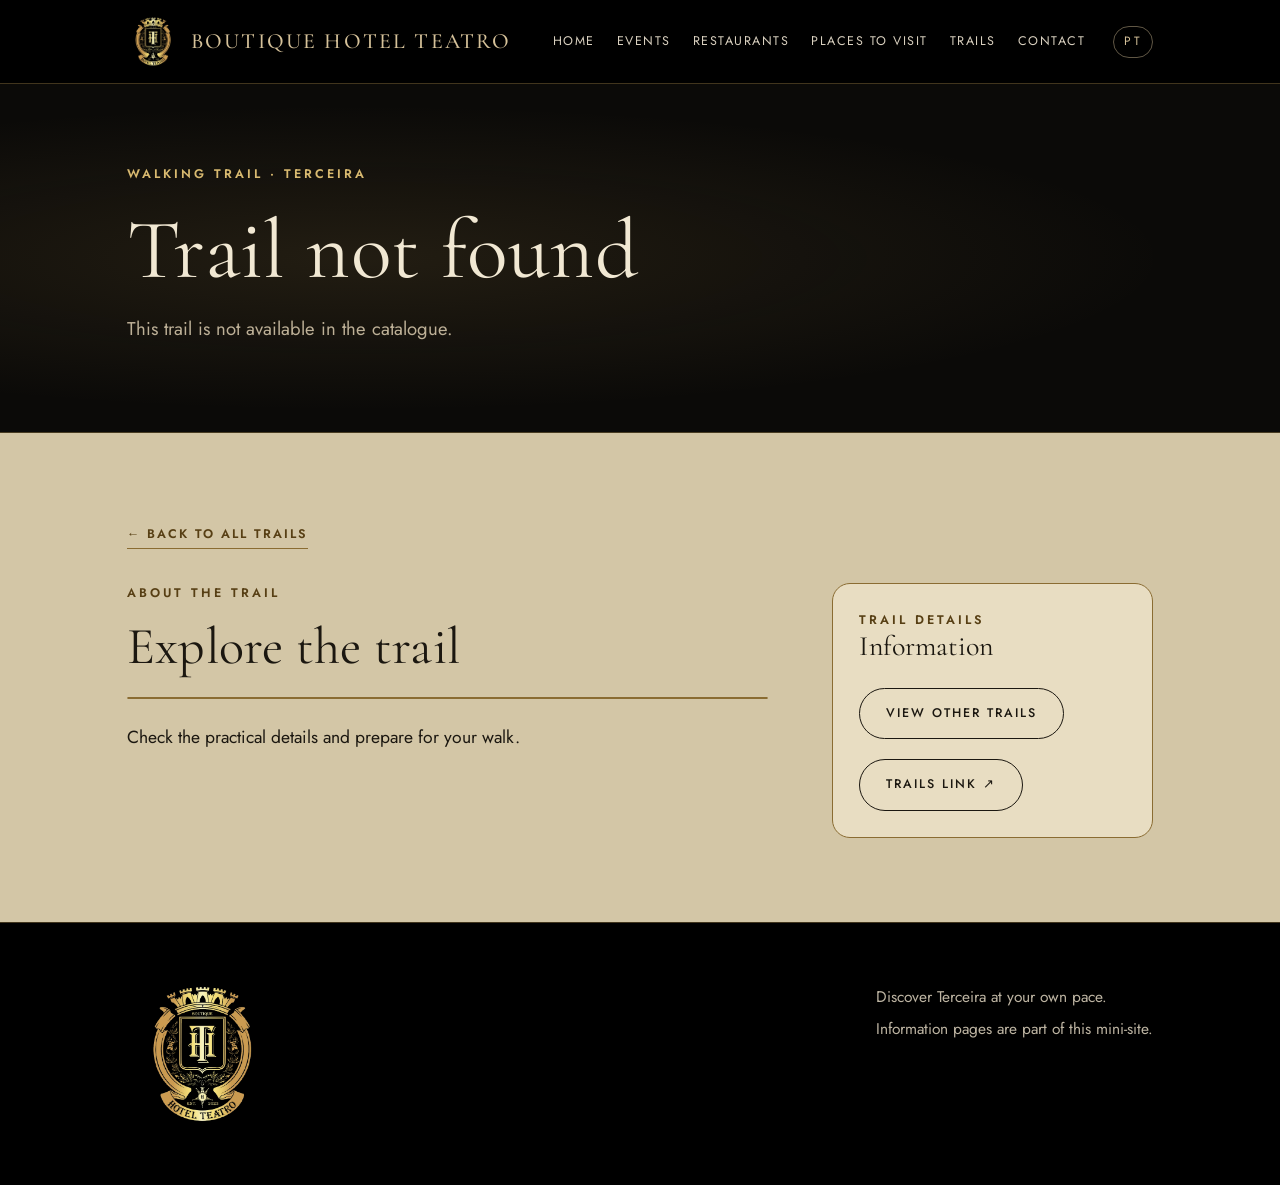
<file: trilho-en.html>
<!DOCTYPE html><html lang="en"><head><meta charset="UTF-8"><meta name="viewport" content="width=device-width, initial-scale=1"><meta name="theme-color" content="#1c1915"><title>Trail information | Boutique Hotel Teatro</title><link rel="stylesheet" href="styles.css"></head><body><header><a class="brand" href="index-en.html" aria-label="Boutique Hotel Teatro — home"><img src="images/logo.png" alt="Boutique Hotel Teatro"><span class="brand-name">Boutique Hotel Teatro</span></a><nav aria-label="Main navigation"><a href="index-en.html">Home</a><a href="eventos-en.html">Events</a><a href="restaurantes-en.html">Restaurants</a><a href="atracoes-en.html">Places to visit</a><a href="trails.html">Trails</a><a href="index-en.html#contactos">Contact</a><a class="lang-switch" href="trilho.html" aria-label="Portuguese" lang="pt-PT">PT</a></nav></header><section class="detail-hero"><span class="eyebrow" id="code">WALKING TRAIL · TERCEIRA</span><h1 id="title">Trail information</h1><p id="intro">Trail details on the Boutique Hotel Teatro mini-site.</p></section><main><a class="back-link" href="trails.html">← BACK TO ALL TRAILS</a><div class="detail-layout"><section><span class="eyebrow">About the trail</span><h2 id="about">Explore the trail</h2><img id="photo" class="detail-image" alt=""><div class="detail-copy"><p id="description">Check the practical details and prepare for your walk.</p></div></section><aside class="facts"><span class="eyebrow">Trail details</span><h2>Information</h2><div id="facts"></div><a class="button" href="trails.html">VIEW OTHER TRAILS</a><br><a class="button" href="https://trails.visitazores.com/pt-pt/trilhos-dos-acores/terceira" target="_blank" rel="noopener">TRAILS LINK ↗</a></aside></div></main><footer id="contactos"><div class="footer-inner"><img src="images/logo.png" alt="Boutique Hotel Teatro"><div><p>Discover Terceira at your own pace.</p><p>Information pages are part of this mini-site.</p></div></div></footer><script src="data-en.js"></script><script>const id=new URLSearchParams(location.search).get('id'),t=window.TRAILS.find(x=>x.id===id);if(!t){document.querySelector('#title').textContent='Trail not found';document.querySelector('#intro').textContent='This trail is not available in the catalogue.';document.querySelector('#photo').hidden=true}else{document.title=t.title+' | Boutique Hotel Teatro';document.querySelector('#code').textContent=t.code+' · TERCEIRA';document.querySelector('#title').textContent=t.title;document.querySelector('#intro').textContent=t.location+' · Terceira Island, Azores';document.querySelector('#about').textContent='About '+t.title;document.querySelector('#description').textContent=t.title+' ('+t.code+') is a walking trail on Terceira Island.'+(t.closed?' Please note: this trail is listed as closed on the official website; check before you go.':'');const photo=document.querySelector('#photo');if(t.image){photo.src=t.image;photo.alt=t.title}else photo.hidden=true;document.querySelector('#facts').innerHTML=[['Code',t.code],['Location',t.location],['Distance',t.distance],['Duration',t.duration],['Difficulty',t.difficulty],['Format',t.type]].map(([k,v])=>`<div class="fact"><span>${k}</span><strong>${v}</strong></div>`).join('')}</script><script src="mobile-menu.js"></script></body></html>
</file>
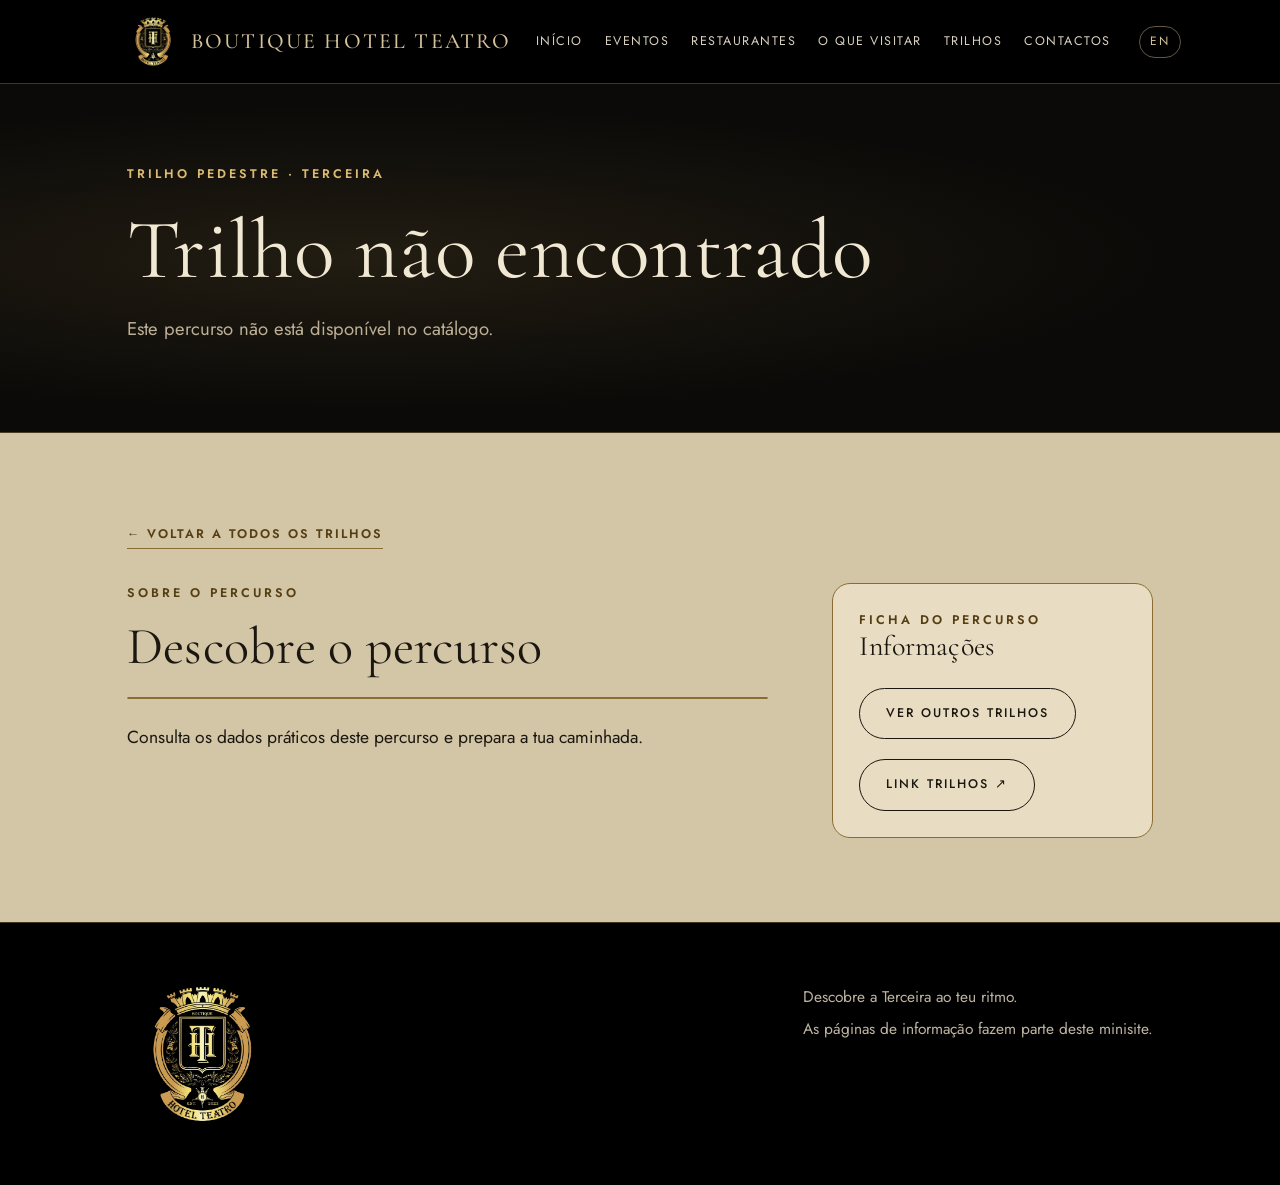
<file: trilho.html>
<!DOCTYPE html><html lang="pt-PT"><head><meta charset="UTF-8"><meta name="viewport" content="width=device-width, initial-scale=1"><meta name="theme-color" content="#1c1915"><title>Informações do trilho | Boutique Hotel Teatro</title><link rel="stylesheet" href="styles.css"></head><body><header><a class="brand" href="index.html" aria-label="Boutique Hotel Teatro — início"><img src="images/logo.png" alt="Boutique Hotel Teatro"><span class="brand-name">Boutique Hotel Teatro</span></a><nav aria-label="Navegação principal"><a href="index.html">Início</a><a href="eventos.html">Eventos</a><a href="restaurantes.html">Restaurantes</a><a href="atracoes.html">O que visitar</a><a href="trilhos.html">Trilhos</a><a href="index.html#contactos">Contactos</a><a class="lang-switch" href="trilho-en.html" aria-label="English" lang="en">EN</a></nav></header><section class="detail-hero"><span class="eyebrow" id="code">TRILHO PEDESTRE · TERCEIRA</span><h1 id="title">Informações do trilho</h1><p id="intro">Ficha de percurso no minisite Boutique Hotel Teatro.</p></section><main><a class="back-link" href="trilhos.html">← VOLTAR A TODOS OS TRILHOS</a><div class="detail-layout"><section><span class="eyebrow">Sobre o percurso</span><h2 id="about">Descobre o percurso</h2><img id="photo" class="detail-image" alt=""><div class="detail-copy"><p id="description">Consulta os dados práticos deste percurso e prepara a tua caminhada.</p></div></section><aside class="facts"><span class="eyebrow">Ficha do percurso</span><h2>Informações</h2><div id="facts"></div><a class="button" href="trilhos.html">VER OUTROS TRILHOS</a><br><a class="button" href="https://trails.visitazores.com/pt-pt/trilhos-dos-acores/terceira" target="_blank" rel="noopener">LINK TRILHOS ↗</a></aside></div></main><footer id="contactos"><div class="footer-inner"><img src="images/logo.png" alt="Boutique Hotel Teatro"><div><p>Descobre a Terceira ao teu ritmo.</p><p>As páginas de informação fazem parte deste minisite.</p></div></div></footer><script src="data.js"></script><script>const id=new URLSearchParams(location.search).get('id'),t=window.TRAILS.find(x=>x.id===id);if(!t){document.querySelector('#title').textContent='Trilho não encontrado';document.querySelector('#intro').textContent='Este percurso não está disponível no catálogo.';document.querySelector('#photo').hidden=true}else{document.title=t.title+' | Boutique Hotel Teatro';document.querySelector('#code').textContent=t.code+' · TERCEIRA';document.querySelector('#title').textContent=t.title;document.querySelector('#intro').textContent=t.location+' · Ilha Terceira, Açores';document.querySelector('#about').textContent='Sobre '+t.title;document.querySelector('#description').textContent=t.title+' ('+t.code+') é um percurso pedestre na ilha Terceira.'+(t.closed?' Atenção: este trilho está indicado como fechado no site oficial; confirma antes de ir.':'');const photo=document.querySelector('#photo');if(t.image){photo.src=t.image;photo.alt=t.title}else photo.hidden=true;document.querySelector('#facts').innerHTML=[['Código',t.code],['Localização',t.location],['Distância',t.distance],['Duração',t.duration],['Dificuldade',t.difficulty],['Formato',t.type]].map(([k,v])=>`<div class="fact"><span>${k}</span><strong>${v}</strong></div>`).join('')}</script><script src="mobile-menu.js"></script></body></html>
</file>
<file: styles.css>
@import url('https://fonts.googleapis.com/css2?family=Cormorant+Garamond:ital,wght@0,300;0,400;0,500;0,600;1,400&family=Jost:wght@300;400;500&display=swap');

/* Boutique Hotel Teatro — minimal / elegant
   Palette: warm ivory paper, charcoal ink, one muted gold accent. Flat surfaces, hairlines, generous space. */
:root{
  --bg:#d3c6a6; --paper:#e8ddc2; --tint:#c4b68b;
  --ink:#1b1710; --muted:#443c2f; --line:#a8996f;
  --gold:#8a6c32; --gold-dark:#573f14; --gold-light:#d6c29a;
  --dark:#1c1915;
  --serif:'Cormorant Garamond',Georgia,'Times New Roman',serif;
  --sans:'Jost','Helvetica Neue',Arial,sans-serif;
  --max:1180px;
  --gutter:calc(max(0px,(100% - 1180px)/2) + 6%);
}
*{box-sizing:border-box}
html{scroll-behavior:smooth}
body{margin:0;background:var(--bg);color:var(--ink);font-family:var(--sans);font-weight:400;font-size:18px;line-height:1.7;-webkit-font-smoothing:antialiased}
a{color:inherit}
img{max-width:100%}
h1,h2,h3,h4{font-family:var(--serif);font-weight:400;letter-spacing:.005em;margin:0;color:var(--ink)}
strong{font-weight:600}

/* Header */
header{min-height:84px;padding:14px var(--gutter);display:flex;align-items:center;justify-content:space-between;gap:24px;background:var(--dark);color:#efe8da}
.brand{display:flex;align-items:center;gap:12px;text-decoration:none;flex-shrink:0}
.brand img{display:block;width:52px;height:54px;max-width:52px;object-fit:contain;flex:0 0 52px}
.brand-name{font-family:var(--serif);font-size:clamp(18px,1.7vw,22px);font-weight:500;letter-spacing:.1em;text-transform:uppercase;color:var(--gold-light);line-height:1.1;white-space:nowrap}
nav{display:flex;gap:22px;align-items:center}
nav a{white-space:nowrap;text-decoration:none;font-size:12.5px;letter-spacing:.12em;text-transform:uppercase;color:#d9d0bf;transition:color .2s}
nav a:hover{color:var(--gold-light)}
.lang-switch{display:inline-flex;align-items:center;justify-content:center;min-width:40px;min-height:32px;margin-left:6px;padding:4px 10px;border:1px solid rgba(214,194,154,.45);color:var(--gold-light)!important;font-size:12px!important;letter-spacing:.2em;transition:background .2s,color .2s}
.lang-switch:hover{background:var(--gold-light);color:var(--dark)!important}

/* Eyebrow + buttons */
.eyebrow{display:block;color:var(--gold-dark);font-size:12.5px;font-weight:600;letter-spacing:.24em;text-transform:uppercase}
.button{display:inline-block;margin-top:20px;padding:14px 26px;background:transparent;color:var(--ink);border:1px solid var(--ink);text-decoration:none;font-family:var(--sans);font-size:12.5px;font-weight:500;letter-spacing:.16em;text-transform:uppercase;cursor:pointer;transition:background .25s,color .25s,border-color .25s}
.button:hover{background:var(--ink);color:var(--bg)}

/* Hero */
.hero,.detail-hero,.event-hero,.attractions-hero{background:var(--tint);color:var(--ink);border-bottom:1px solid var(--gold)}
.hero{min-height:440px;padding:96px var(--gutter);display:flex;align-items:center}
.hero-inner{max-width:720px}
.hero h1,.detail-hero h1{font-size:clamp(46px,6.6vw,88px);font-weight:400;line-height:1.02;margin:22px 0 24px}
.hero p,.detail-hero p{max-width:560px;color:var(--muted);font-size:18.5px;line-height:1.8}
.detail-hero{padding:80px var(--gutter) 68px}
.detail-hero h1{max-width:900px;margin-bottom:18px}
.detail-hero p{max-width:640px}

/* Layout */
main{max-width:var(--max);margin:auto;padding:84px 6%}
.intro{display:flex;justify-content:space-between;align-items:end;gap:48px;margin-bottom:44px}
h2{font-size:clamp(36px,4.4vw,52px);font-weight:400;line-height:1.1;margin:14px 0 0}
.intro p{max-width:460px;margin:0;color:var(--muted);font-size:17px;line-height:1.8}

/* Filters */
.filters{display:grid;grid-template-columns:2fr 1fr 1fr 1fr;gap:16px;margin:0 0 30px}
.event-filters{grid-template-columns:2fr 1fr 1fr}
.attraction-filters{grid-template-columns:2fr 1fr}
.filters:has(>:nth-child(2):last-child){grid-template-columns:2fr 1fr}
input,select{width:100%;min-width:0;padding:14px 16px;border:1px solid var(--gold);border-radius:0;background:var(--paper);color:var(--ink);font:400 16.5px var(--sans);appearance:none;-webkit-appearance:none}
select{background-image:linear-gradient(45deg,transparent 50%,var(--muted) 50%),linear-gradient(135deg,var(--muted) 50%,transparent 50%);background-position:calc(100% - 20px) 52%,calc(100% - 15px) 52%;background-size:5px 5px;background-repeat:no-repeat;padding-right:40px}
input::placeholder{color:#6f6552}
input:focus,select:focus{outline:2px solid var(--gold-dark);outline-offset:1px}
.results{font-size:14px;letter-spacing:.06em;color:var(--muted);margin:0 0 22px}

/* Grid + cards */
.grid{display:grid;grid-template-columns:repeat(3,minmax(0,1fr));gap:30px}
.card{background:var(--paper);border:1px solid var(--gold);min-width:0;display:flex;flex-direction:column;overflow:hidden}
.card[hidden]{display:none}
.card-body{padding:28px;display:flex;flex-direction:column;flex:1}
.code{display:block;color:var(--gold-dark);font-size:12.5px;font-weight:600;letter-spacing:.18em;text-transform:uppercase}
.card h3{font-size:31px;font-weight:500;line-height:1.15;margin:12px 0 12px}
.card p{margin:0 0 12px;font-size:16.5px;line-height:1.7;color:var(--muted)}
.tags{display:flex;gap:8px;flex-wrap:wrap;margin:14px 0 18px}
.tag{padding:5px 11px;background:var(--tint);border:1px solid var(--line);font-size:11.5px;font-weight:500;letter-spacing:.1em;text-transform:uppercase;color:var(--ink)}
.card .button{margin-top:auto;align-self:flex-start}
.card-body>.button,.card-body>.restaurant-actions{margin-top:auto}
.card-body>:nth-last-child(2){margin-bottom:22px}
.card-image{display:block;width:100%;aspect-ratio:4/3;height:auto;object-fit:cover;filter:saturate(.92);border-bottom:1px solid var(--gold)}
.card-art{position:relative;aspect-ratio:4/3;overflow:hidden;background:var(--tint);padding:0;border-bottom:1px solid var(--gold)}
.card-art img{position:absolute;inset:0;width:100%;height:100%;object-fit:cover;display:block;filter:saturate(.92)}
.event-card .card-art{aspect-ratio:auto;height:auto;background:none;border-bottom:0}
.event-art,.place-art{display:flex;flex-direction:column;gap:2px;padding:22px 0 0;color:var(--muted)}
.place-art{position:absolute;left:0;bottom:0;padding:22px}
.event-art span,.event-art small,.place-art span,.place-art small{font-size:11.5px;letter-spacing:.22em;color:var(--muted)}
.event-art b,.place-art b{font:500 24px var(--serif);color:var(--ink);letter-spacing:.01em}
.event-art,.event-art b{display:none}
.event-card .card-art{display:none}
.attraction-photo:has(img:not([style*="none"])) .place-art{display:none}
.card-art .no-image{background:var(--tint)}
.place-note{font-size:15px!important;border-left:2px solid var(--gold);padding-left:14px;margin-top:12px!important}
.visit-info{border-top:1px solid var(--line);border-bottom:1px solid var(--line);padding:8px 0;margin:14px 0}
.visit-info p{font-size:15.5px;margin:8px 0}
.visit-info strong{font-size:12px;font-weight:600;letter-spacing:.16em;text-transform:uppercase;color:var(--ink)}
.event-card,.attraction-card,.restaurant-card{height:100%}
.event-card .card-body{min-height:0}
.event-card .event-info-button{display:inline-block;width:auto;margin-top:auto!important;align-self:flex-start;text-align:left;padding:14px 26px}
.restaurant-card .card-body{padding:28px}

/* Restaurant info + actions */
.restaurant-area{margin:0 0 8px!important;font-size:15.5px!important;letter-spacing:.04em}
.restaurant-description{color:var(--ink)!important}
.restaurant-info-grid{display:grid;grid-template-columns:1fr 1fr;gap:0;border:1px solid var(--line);margin:18px 0 8px;background:var(--bg)}
.restaurant-info-grid>div{padding:14px;border-bottom:1px solid var(--line);font-size:15px;line-height:1.55}
.restaurant-info-grid>div:nth-child(2n){border-left:1px solid var(--line)}
.restaurant-info-grid>div:nth-last-child(-n+2){border-bottom:0}
.restaurant-info-grid strong{display:block;font-size:11.5px;font-weight:600;letter-spacing:.16em;text-transform:uppercase;margin-bottom:3px}
.restaurant-info-grid span{color:var(--muted)}
.restaurant-actions{display:flex;gap:10px;align-items:center;flex-wrap:wrap;margin-top:auto}
.restaurant-actions .button{margin-top:0;padding:12px 20px}
.restaurant-source{font-size:13px;color:var(--gold-dark);text-decoration:none;border-bottom:1px solid var(--gold);padding-bottom:2px}
.trail-link,.back-link{display:inline-block;text-decoration:none;color:var(--gold-dark);border-bottom:1px solid var(--gold);padding-bottom:3px;font-size:12.5px;font-weight:600;letter-spacing:.16em;text-transform:uppercase}
.back-link{margin-bottom:34px}
.trail-link{margin-top:8px}

.note{font-size:14.5px;color:var(--muted);line-height:1.8;margin-top:36px;max-width:760px}
.empty{padding:30px 0;color:var(--muted)}

/* Home hub */
.home-links{margin:0;grid-template-columns:repeat(4,minmax(0,1fr));gap:24px;align-items:stretch}
.home-links .card{background:var(--paper);color:var(--ink);border:1px solid var(--gold);height:100%}
.home-links .card-body{padding:30px 26px;align-items:flex-start}
.home-links .card h3{font-size:clamp(30px,2.5vw,36px);font-weight:500;color:var(--ink);margin:14px 0 14px}
.home-links .card p{min-height:0;flex:1;color:var(--muted);font-size:16.5px;line-height:1.7}
.home-links .card .eyebrow{color:var(--gold-dark)}
.home-links .button{margin-top:22px}

/* Event source panel */
.event-source-panel{margin-top:70px;padding:44px;border:1px solid var(--gold);background:var(--paper);color:var(--ink)}
.event-source-panel h2{font-size:clamp(28px,3vw,38px);margin:12px 0 16px}
.event-source-panel p{max-width:720px;line-height:1.8;color:var(--muted);font-size:16.5px}
.source-links{display:flex;gap:10px;flex-wrap:wrap;margin:22px 0}
.source-links .button{margin-top:0;padding:12px 18px;font-size:12px}
.source-note{font-size:14.5px!important}

/* Detail page */
.detail-layout{display:grid;grid-template-columns:minmax(0,2fr) minmax(250px,1fr);gap:64px}
.detail-copy{font-size:17.5px;line-height:1.9;color:var(--ink)}
.detail-image{display:block;width:100%;max-height:480px;object-fit:cover;margin:22px 0;border:1px solid var(--gold)}
.facts{background:var(--paper);border:1px solid var(--gold);padding:26px;height:max-content}
.facts h2{font-size:28px;margin:0 0 6px}
.fact{padding:14px 0;border-bottom:1px solid var(--line);display:flex;justify-content:space-between;gap:16px;font-size:15.5px}
.fact:last-child{border-bottom:0}
.fact span{color:var(--muted)}
.detail-callout{border:1px solid var(--gold);padding:18px 22px;background:var(--paper);font-size:15.5px;line-height:1.8;margin-top:30px;color:var(--muted)}

/* Footer */
footer{background:var(--dark);color:#cfc6b4;padding:56px var(--gutter)}
.footer-inner{display:flex;justify-content:space-between;gap:40px;align-items:flex-start}
.footer-brand{display:flex;flex-direction:column;gap:14px;min-width:200px}
.footer-brand img,.footer-inner>img{width:min(150px,50vw);max-height:150px;object-fit:contain}
.footer-details{max-width:520px}
footer p{font-size:15.5px;line-height:1.85;color:#bdb4a2;margin:4px 0}
.footer-details p span{color:var(--gold-light);letter-spacing:.14em;text-transform:uppercase;font-size:12px;margin-right:6px}
footer a{color:var(--gold-light);text-decoration:none}
footer a:hover{text-decoration:underline}
.whatsapp-button{display:inline-flex;align-items:center;gap:10px;margin-top:20px;padding:12px 20px;border:1px solid rgba(214,194,154,.55);color:var(--gold-light)!important;font-size:12.5px;font-weight:500;letter-spacing:.14em;text-transform:uppercase;text-decoration:none!important;transition:background .25s,color .25s}
.whatsapp-button svg{width:18px;height:18px;fill:currentColor}
.whatsapp-button:hover{background:var(--gold-light);color:var(--dark)!important}

/* Modals (events, restaurant history) */
.restaurant-modal,.history-modal{position:fixed;inset:0;z-index:10000;padding:24px;align-items:center;justify-content:center;background:rgba(28,25,21,.62);backdrop-filter:blur(3px)}
.restaurant-modal{display:none}.restaurant-modal.is-open{display:flex}
.history-modal{display:flex}.history-modal[hidden]{display:none}
.modal-panel,.history-dialog{position:relative;width:min(740px,100%);max-height:min(86vh,780px);overflow:auto;background:var(--paper);color:var(--ink);border:1px solid var(--gold);border-radius:0;box-shadow:0 30px 80px rgba(0,0,0,.25)}
.modal-content{padding:52px 52px 44px}
.history-dialog{padding:52px 52px 44px}
.modal-content h2,.history-dialog h4{font:300 clamp(30px,4vw,44px)/1.1 var(--serif);margin:12px 0 22px}
#modalDescription,.history-copy p{font-size:17px;line-height:1.8;color:var(--ink);margin:0 0 16px}
.modal-meta{display:grid;grid-template-columns:1fr 1fr;gap:0;margin:24px 0 28px;border:1px solid var(--line);background:var(--bg)}
.modal-meta>div{padding:14px;border-bottom:1px solid var(--line);font-size:15px;line-height:1.55;color:var(--muted)}
.modal-meta>div:nth-child(2n){border-left:1px solid var(--line)}
.modal-meta>div:nth-last-child(-n+2){border-bottom:0}
.modal-meta strong{display:block;margin-bottom:3px;color:var(--ink);font-size:11.5px;letter-spacing:.16em;text-transform:uppercase}
.modal-close,.history-close{position:absolute;top:14px;right:16px;z-index:2;width:38px;height:38px;border:0;border-radius:0;background:transparent;color:var(--ink);font-size:28px;font-weight:200;line-height:1;cursor:pointer}
.modal-close:hover,.history-close:hover{color:var(--gold-dark);background:transparent}
body.modal-open{overflow:hidden}

/* Mobile navigation */
.mobile-menu-toggle{display:none;border:1px solid rgba(214,194,154,.45);background:transparent;color:var(--gold-light);width:42px;height:38px;padding:8px;cursor:pointer;align-items:center;justify-content:center;flex-direction:column;gap:4px}
.mobile-menu-toggle span{display:block;width:20px;height:1px;background:currentColor;transition:transform .2s,opacity .2s}
.mobile-nav-menu{display:flex;align-items:center;gap:22px}

/* Responsive */
@media(max-width:1100px){
  header{position:relative}
  nav{position:relative;gap:8px;margin-left:auto;flex-shrink:0}
  .mobile-menu-toggle{display:flex}
  .mobile-nav-menu{display:none;position:absolute;right:0;top:calc(100% + 14px);z-index:5000;width:min(260px,80vw);padding:8px;background:var(--dark);border:1px solid rgba(214,194,154,.35);flex-direction:column;align-items:stretch;gap:0}
  nav.menu-open .mobile-nav-menu{display:flex}
  .mobile-nav-menu a{display:flex;align-items:center;min-height:46px;padding:10px 14px;border-bottom:1px solid rgba(214,194,154,.14)}
  .mobile-nav-menu a:last-child{border-bottom:0}
  nav .lang-switch{display:inline-flex;margin:0;min-height:38px}
  nav.menu-open .mobile-menu-toggle span:nth-child(1){transform:translateY(5px) rotate(45deg)}
  nav.menu-open .mobile-menu-toggle span:nth-child(2){opacity:0}
  nav.menu-open .mobile-menu-toggle span:nth-child(3){transform:translateY(-5px) rotate(-45deg)}
}

@media(max-width:1000px){
  .grid{grid-template-columns:repeat(2,minmax(0,1fr))}
  .home-links{grid-template-columns:repeat(2,minmax(0,1fr));gap:36px 32px}
  .filters,.event-filters{grid-template-columns:repeat(2,minmax(0,1fr))}
  .attraction-filters{grid-template-columns:1fr 1fr}
  .detail-layout{grid-template-columns:1fr;gap:36px}
  nav{gap:16px}
  nav a{letter-spacing:.14em}
}
@media(max-width:850px){
  .intro{display:block}.intro p{margin-top:16px}
}
@media(max-width:700px){
  body{overflow-x:hidden;font-size:17px}
  header{position:relative;min-height:66px;padding:10px 5%}
  .brand{gap:9px;min-width:0}
  .brand img{width:42px;height:44px;max-width:42px;flex-basis:42px}
  .brand-name{font-size:14px;letter-spacing:.06em}
  nav{flex-shrink:0}
  nav{position:relative;gap:8px;margin-left:auto}
  .mobile-menu-toggle{display:flex}
  .mobile-nav-menu{display:none;position:absolute;right:0;top:calc(100% + 12px);z-index:5000;width:min(240px,80vw);padding:8px;background:var(--dark);border:1px solid rgba(214,194,154,.35);flex-direction:column;align-items:stretch;gap:0}
  nav.menu-open .mobile-nav-menu{display:flex}
  .mobile-nav-menu a{display:flex;align-items:center;min-height:44px;padding:10px 14px;border-bottom:1px solid rgba(214,194,154,.14)}
  .mobile-nav-menu a:last-child{border-bottom:0}
  nav .lang-switch{display:inline-flex;margin:0;min-height:38px}
  nav.menu-open .mobile-menu-toggle span:nth-child(1){transform:translateY(5px) rotate(45deg)}
  nav.menu-open .mobile-menu-toggle span:nth-child(2){opacity:0}
  nav.menu-open .mobile-menu-toggle span:nth-child(3){transform:translateY(-5px) rotate(-45deg)}
  .hero{min-height:0;padding:64px 6% 56px}
  .detail-hero{padding:52px 6% 44px}
  .hero h1,.detail-hero h1{font-size:clamp(38px,12vw,54px)}
  main{padding:52px 6%}
  .grid,.home-links{grid-template-columns:1fr;gap:36px}
  .filters,.event-filters,.attraction-filters{grid-template-columns:1fr;gap:6px}
  .button{min-height:44px;padding:13px 20px}
  .restaurant-info-grid,.modal-meta{grid-template-columns:1fr}
  .restaurant-info-grid>div:nth-child(2n),.modal-meta>div:nth-child(2n){border-left:0}
  .restaurant-info-grid>div:nth-last-child(2),.modal-meta>div:nth-last-child(2){border-bottom:1px solid var(--line)}
  .card-body{padding:24px 22px}
  .event-source-panel{padding:28px 22px}
  .restaurant-actions{display:grid;grid-template-columns:1fr;width:100%}
  .restaurant-actions .button{width:100%;text-align:center}
  .restaurant-modal,.history-modal{padding:10px}
  .modal-panel,.history-dialog{max-height:92vh}
  .modal-content,.history-dialog{padding:48px 24px 30px}
  .event-card .event-info-button{width:100%;text-align:center}
  .footer-inner{flex-direction:column;gap:28px}
  .whatsapp-button{width:100%;justify-content:center}
  footer{padding:44px 6%}
}

/* Agenda: full chronological list */
.event-list{display:grid;gap:14px;margin-top:26px}
.day-title{font:500 clamp(24px,2.6vw,32px)/1.2 var(--serif);color:var(--ink);margin:30px 0 4px;padding-bottom:10px;border-bottom:1px solid var(--gold)}
.day-title:first-child{margin-top:0}
.card.event-row{display:grid;grid-template-columns:120px minmax(0,1fr) auto;gap:24px;align-items:center;padding:22px 26px;overflow:visible}
.event-when{display:flex;flex-direction:column;align-items:flex-start;justify-content:center;border-right:1px solid var(--line);padding-right:20px;min-height:56px}
.event-when b{font:500 30px/1.1 var(--serif);color:var(--ink)}
.ev-small{font-size:12.5px;font-weight:600;letter-spacing:.14em;text-transform:uppercase;color:var(--gold-dark)}
.event-main h3{font-size:27px;font-weight:500;line-height:1.2;margin:0 0 6px}
.event-main p{margin:0 0 8px;font-size:16px}
.event-main .tags{margin:8px 0 0}
.tag-free{background:var(--ink);color:var(--paper);border-color:var(--ink)}
.card.event-row .event-info-button{margin:0;align-self:center;white-space:nowrap}
@media(max-width:850px){
  .card.event-row{grid-template-columns:1fr;gap:12px;padding:20px 22px}
  .event-when{flex-direction:row;align-items:baseline;justify-content:flex-start;gap:10px;border-right:0;border-bottom:1px solid var(--line);padding:0 0 10px;min-height:0}
  .card.event-row .event-info-button{width:100%;text-align:center}
  .event-main h3{font-size:24px}
}

/* Rounded corners */
:root{--r-card:18px;--r-box:12px;--r-pill:999px}
.card,.home-links .card,.facts,.detail-callout,.event-source-panel{border-radius:var(--r-card)}
.card-image,.card-art,.card-art img{border-radius:0}
.detail-image{border-radius:var(--r-card)}
input,select{border-radius:var(--r-box)}
.button,.whatsapp-button,.lang-switch,.mobile-menu-toggle,.restaurant-actions .button,.source-links .button,.event-card .event-info-button{border-radius:var(--r-pill)}
.tag{border-radius:var(--r-pill)}
.restaurant-info-grid,.modal-meta{border-radius:var(--r-box);overflow:hidden}
.modal-panel,.history-dialog{border-radius:20px}
.mobile-nav-menu{border-radius:var(--r-box)}
.place-note{border-radius:0}
.day-title{border-radius:0}
@media(max-width:1100px){.mobile-nav-menu{border-radius:var(--r-box)}}

/* ===== Home: black & gold ===== */
body.home{
  --bg:#0b0a08; --paper:#15130f; --tint:#0b0a08; --ink:#f1e8d3; --muted:#bdb097; --line:#40351f;
  --gold:#c9a45c; --gold-dark:#d9ba70; --gold-light:#e6cf9a; --dark:#000;
}
.home header{border-bottom:1px solid rgba(201,164,92,.32)}
.home footer{border-top:1px solid rgba(201,164,92,.32)}
.home .button{border-color:var(--gold);color:var(--gold)}
.home .button:hover{background:var(--gold);color:#0b0a08;border-color:var(--gold)}
.home .hero{background:radial-gradient(ellipse at 28% 50%,rgba(201,164,92,.12),transparent 62%),#0b0a08;border-bottom:1px solid rgba(201,164,92,.32)}
.home .hero p,.home .intro p,.home .card p{color:var(--muted)}
.home .card{background:var(--paper);border-color:rgba(201,164,92,.55)}
.home .card h3{color:var(--ink)}
.home .home-links .button{white-space:nowrap;padding:12px 16px;font-size:11.5px;letter-spacing:.1em}
@media(max-width:1180px){.home .home-links{grid-template-columns:repeat(2,minmax(0,1fr))}}
@media(max-width:700px){.home .home-links{grid-template-columns:1fr}}

/* Dark top (header + hero) on every page, like the home */
:root{--dark:#000}
header{border-bottom:1px solid rgba(201,164,92,.32)}
footer{border-top:1px solid rgba(201,164,92,.32)}
.hero,.detail-hero,.event-hero,.attractions-hero{background:radial-gradient(ellipse at 28% 50%,rgba(201,164,92,.12),transparent 62%),#0b0a08;border-bottom:1px solid rgba(201,164,92,.32);color:#f1e8d3}
.hero h1,.detail-hero h1{color:#f1e8d3}
.hero p,.detail-hero p{color:#bdb097}
.hero .eyebrow,.detail-hero .eyebrow{color:#d9ba70}
.hero .button,.detail-hero .button{border-color:#c9a45c;color:#c9a45c}
.hero .button:hover,.detail-hero .button:hover{background:#c9a45c;color:#0b0a08}
.closed-note{display:inline-block;border:1px solid var(--ink);border-radius:12px;padding:8px 12px;font-size:14.5px!important;font-weight:500;color:var(--ink)!important;background:var(--tint)}

/* Grouped long-running events */
.day-title .multi-count{display:inline-block;margin-left:10px;padding:2px 12px;border:1px solid var(--gold);border-radius:999px;font:500 15px var(--sans);color:var(--gold-dark);vertical-align:middle}
.multi-block{display:grid;gap:12px}
.multi-group{background:var(--paper);border:1px solid var(--gold);border-radius:var(--r-card);overflow:hidden}
.multi-group summary{display:flex;align-items:center;justify-content:space-between;gap:16px;padding:18px 26px;cursor:pointer;list-style:none;font:500 24px/1.2 var(--serif);color:var(--ink)}
.multi-group summary::-webkit-details-marker{display:none}
.multi-group summary em{font:500 14px var(--sans);font-style:normal;padding:3px 12px;border:1px solid var(--line);border-radius:999px;color:var(--gold-dark);margin-left:auto}
.multi-group summary::after{content:"+";font:300 28px/1 var(--sans);color:var(--gold-dark);margin-left:6px}
.multi-group[open] summary::after{content:"–"}
.multi-row{display:grid;grid-template-columns:minmax(0,1fr) auto auto;gap:18px;align-items:center;padding:14px 26px;border-top:1px solid var(--line)}
.multi-main b{display:block;font:500 18px/1.35 var(--sans);color:var(--ink)}
.multi-main span{display:block;font-size:14.5px;color:var(--muted)}
.multi-when{font-size:14px;font-weight:500;letter-spacing:.02em;color:var(--gold-dark);text-align:right;white-space:nowrap}
.multi-info{padding:8px 16px;border:1px solid var(--ink);border-radius:999px;background:transparent;font:500 12px var(--sans);letter-spacing:.12em;text-transform:uppercase;color:var(--ink);cursor:pointer}
.multi-info:hover{background:var(--ink);color:var(--paper)}
@media(max-width:700px){
  .multi-row{grid-template-columns:1fr auto;gap:6px 12px;padding:14px 20px}
  .multi-when{grid-column:1;text-align:left;white-space:normal}
  .multi-info{grid-column:2;grid-row:1 / span 2}
  .multi-group summary{padding:16px 20px;font-size:21px}
}

/* Restaurants: single-column info list */
.restaurant-info-list{grid-template-columns:1fr}
.restaurant-info-list>div{border-left:0!important;border-bottom:1px solid var(--line)!important}
.restaurant-info-list>div:last-child{border-bottom:0!important}
.restaurant-info-list span{display:block}
</file>
